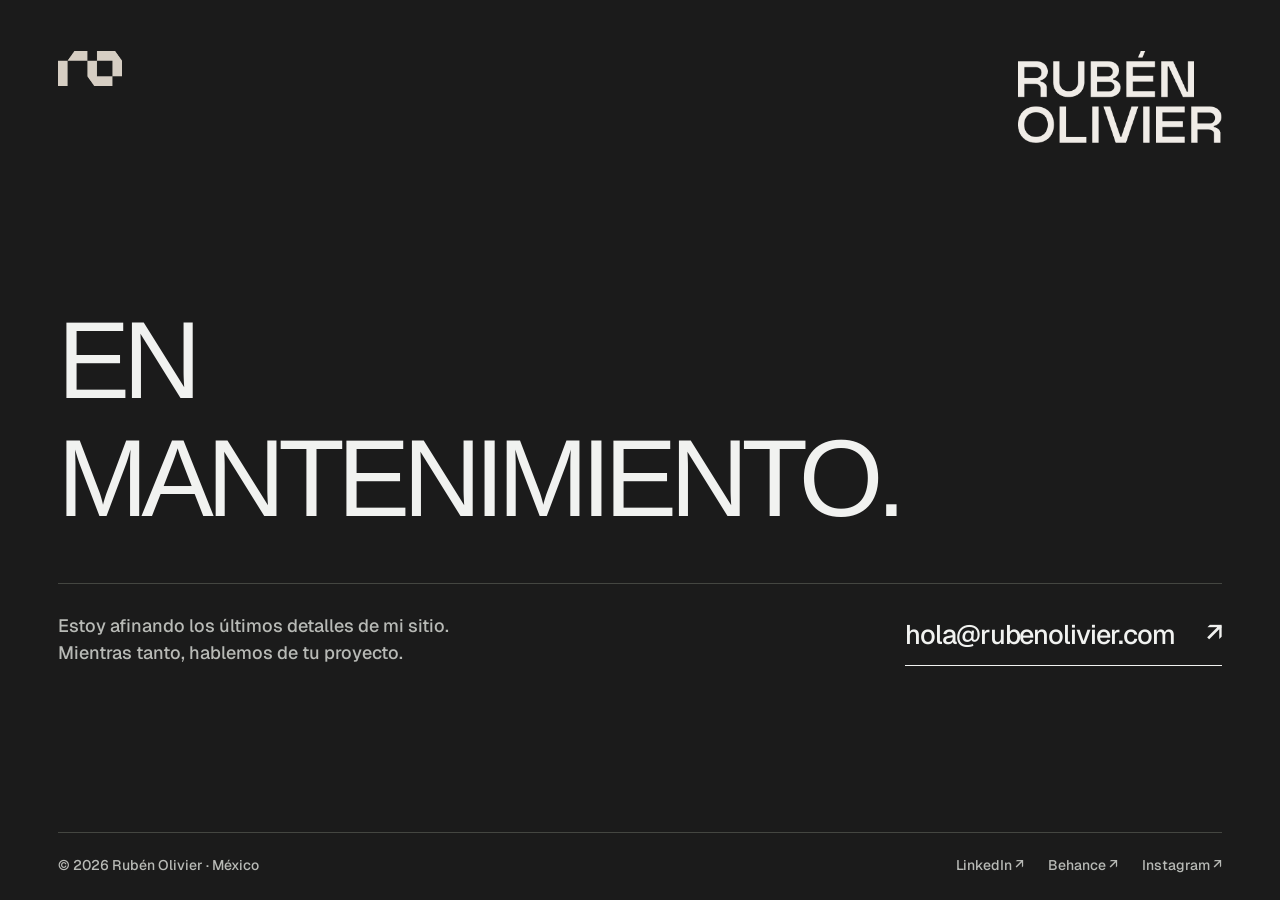
<file: index.html>
<!doctype html>
<html lang="es">
<head>
<meta charset="utf-8">
<meta name="viewport" content="width=device-width,initial-scale=1">
<meta name="description" content="El sitio de Rubén Olivier está en mantenimiento. Diseño visual, identidad de marca y UX/UI. Hablemos de tu proyecto.">
<title>En mantenimiento · Rubén Olivier</title>
<link rel="icon" type="image/svg+xml" sizes="any" href="favicon.svg?v=2">
<link rel="preconnect" href="https://fonts.googleapis.com">
<link rel="preconnect" href="https://fonts.gstatic.com" crossorigin>
<link href="https://fonts.googleapis.com/css2?family=Geist:wght@500&display=swap" rel="stylesheet">
<style>
:root{color-scheme:dark;--background:#1b1b1b;--text:#f1f2f0;--muted:#b8bab6;--line:#444641;--pad:clamp(24px,4.5vw,80px);--ease:cubic-bezier(.16,1,.3,1)}
*{box-sizing:border-box}body{margin:0;background:var(--background);color:var(--text);font:500 18px/1.5 Geist,Arial,sans-serif}a{color:inherit;text-decoration:none}a:focus-visible{outline:2px solid var(--text);outline-offset:8px}::selection{background:var(--text);color:var(--background)}
.page{min-height:100vh;min-height:100svh;padding:clamp(28px,4vw,64px) var(--pad) 24px;display:flex;flex-direction:column;gap:clamp(64px,10vh,120px)}
.brand-row{display:flex;align-items:flex-start;justify-content:space-between;gap:32px}.symbol{display:block;width:64px;height:auto}.wordmark{display:block;width:clamp(148px,16vw,235px);height:auto}
main{flex:1;display:flex;flex-direction:column;justify-content:center;gap:40px}h1{font:400 clamp(27px,8.5vw,164px)/.98 Arial,Helvetica,sans-serif;letter-spacing:-.065em;margin:0}h1>span{display:block;overflow:hidden;padding-bottom:.1em}h1 .line{display:block;animation:enter 1.2s var(--ease) both}h1>span:nth-child(2) .line{animation-delay:.13s}
.contact{border-top:1px solid var(--line);padding-top:28px;display:grid;grid-template-columns:1fr 1fr;gap:32px;align-items:end}.intro{max-width:410px;margin:0;color:var(--muted)}.email{justify-self:end;display:inline-flex;align-items:center;gap:32px;border-bottom:1px solid var(--text);padding-bottom:10px;font-size:clamp(18px,2.1vw,30px);letter-spacing:-.04em}.arrow{transition:transform .35s var(--ease)}.email:hover .arrow,.email:focus-visible .arrow{transform:translate(4px,-4px)}
footer{display:flex;justify-content:space-between;align-items:center;gap:24px;border-top:1px solid var(--line);padding-top:22px;font-size:14px;color:var(--muted)}footer p{margin:0}.socials{display:flex;gap:24px}.socials a:hover{text-decoration:underline;text-underline-offset:5px}
@keyframes enter{from{transform:translateY(115%)}to{transform:translateY(0)}}
@media(max-width:640px){body{font-size:17px}.page{gap:64px}.symbol{width:52px}main{gap:32px}.contact{grid-template-columns:1fr;gap:28px}.email{justify-self:start;gap:24px}footer{align-items:flex-start;flex-direction:column;gap:16px}.socials{gap:20px}}
@media(prefers-reduced-motion:reduce){h1 .line{animation:none}.arrow{transition:none}}
</style>
</head>
<body>
<div class="page">
<header class="brand-row" aria-label="Rubén Olivier">
<img class="symbol" src="assets/brand/symbol.png" width="476" height="258" alt="Isotipo de Rubén Olivier">
<img class="wordmark" src="assets/brand/wordmark.png" width="315" height="141" alt="Rubén Olivier">
</header>
<main id="main">
<h1><span><span class="line">EN</span></span><span><span class="line">MANTENIMIENTO.</span></span></h1>
<div class="contact">
<p class="intro">Estoy afinando los últimos detalles de mi sitio. Mientras tanto, hablemos de tu proyecto.</p>
<a class="email" href="mailto:hola@rubenolivier.com">hola@rubenolivier.com <span class="arrow" aria-hidden="true">↗</span></a>
</div>
</main>
<footer>
<p>© 2026 Rubén Olivier · México</p>
<nav class="socials" aria-label="Redes sociales"><a href="https://www.linkedin.com/in/ruben-olivier/">LinkedIn ↗</a><a href="https://www.behance.net/ruben-olivier">Behance ↗</a><a href="https://www.instagram.com/ux_rolivier/">Instagram ↗</a></nav>
</footer>
</div>
</body>
</html>
</file>
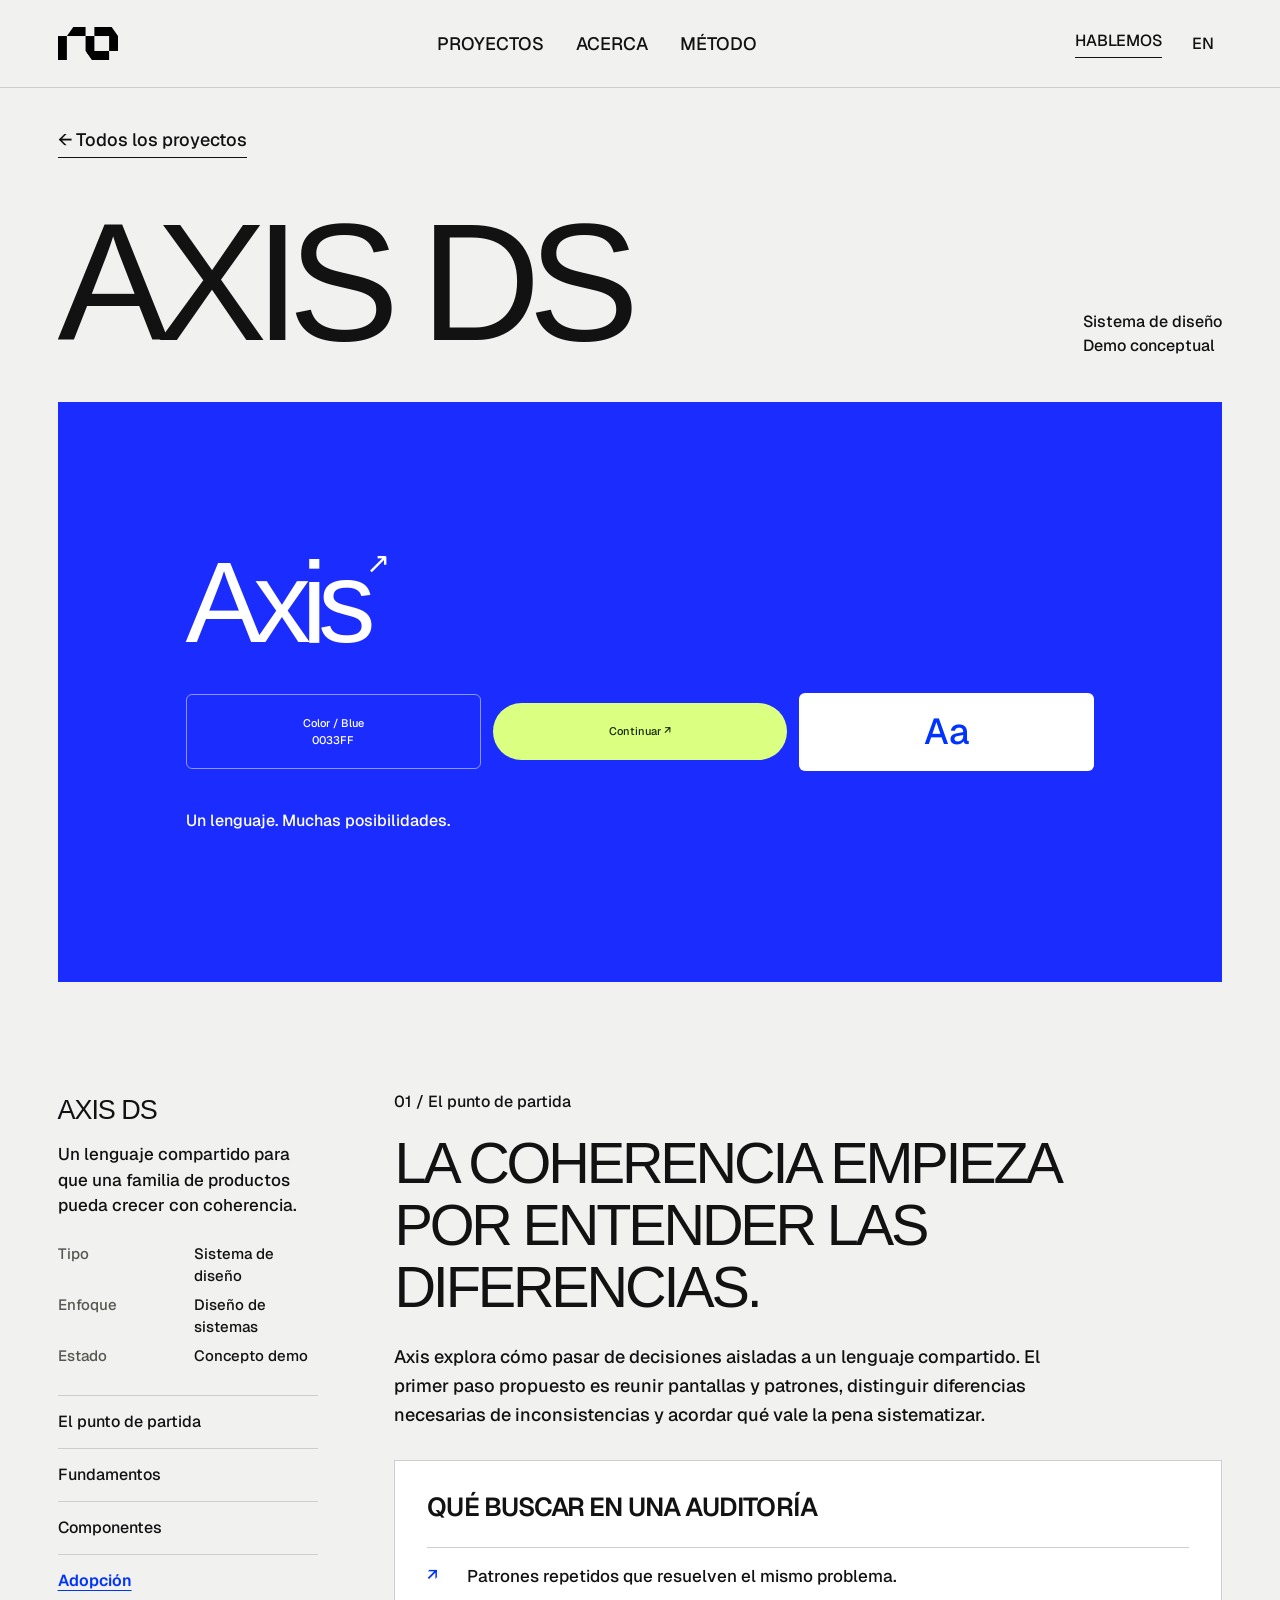
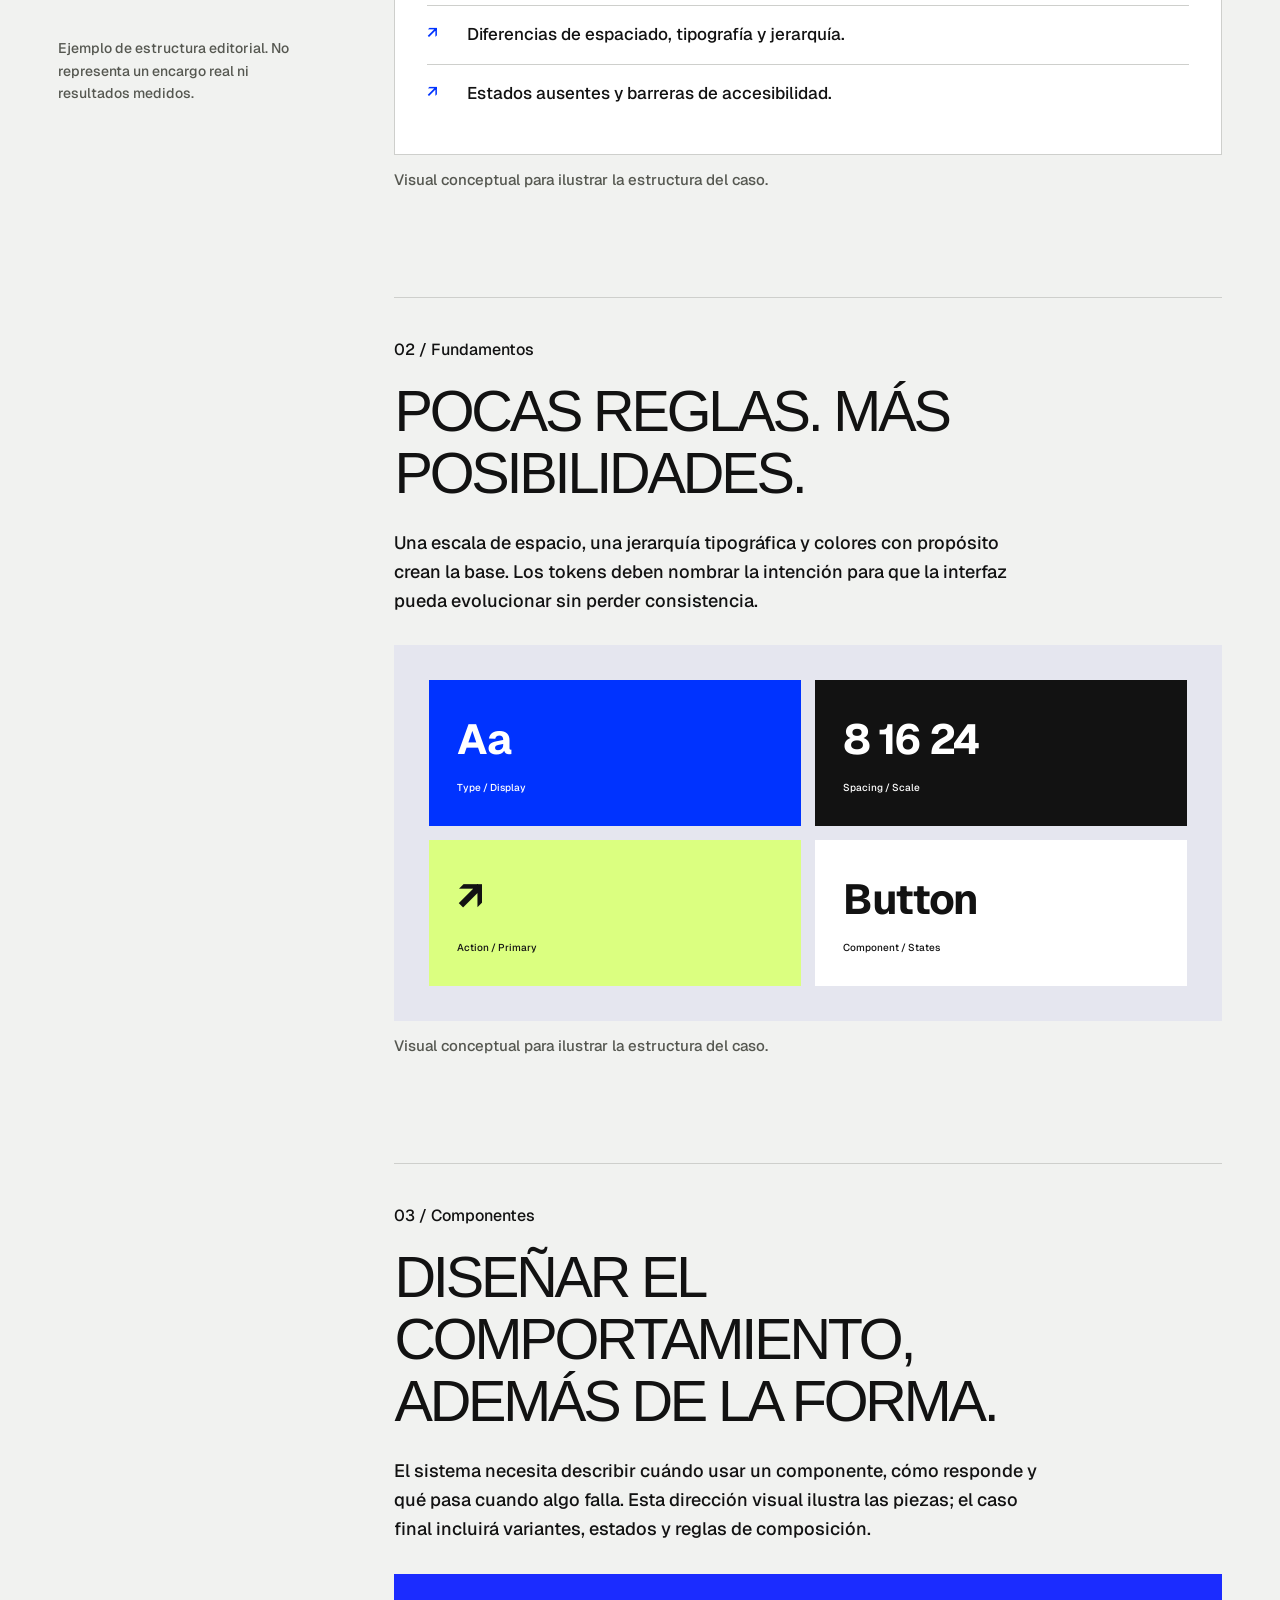
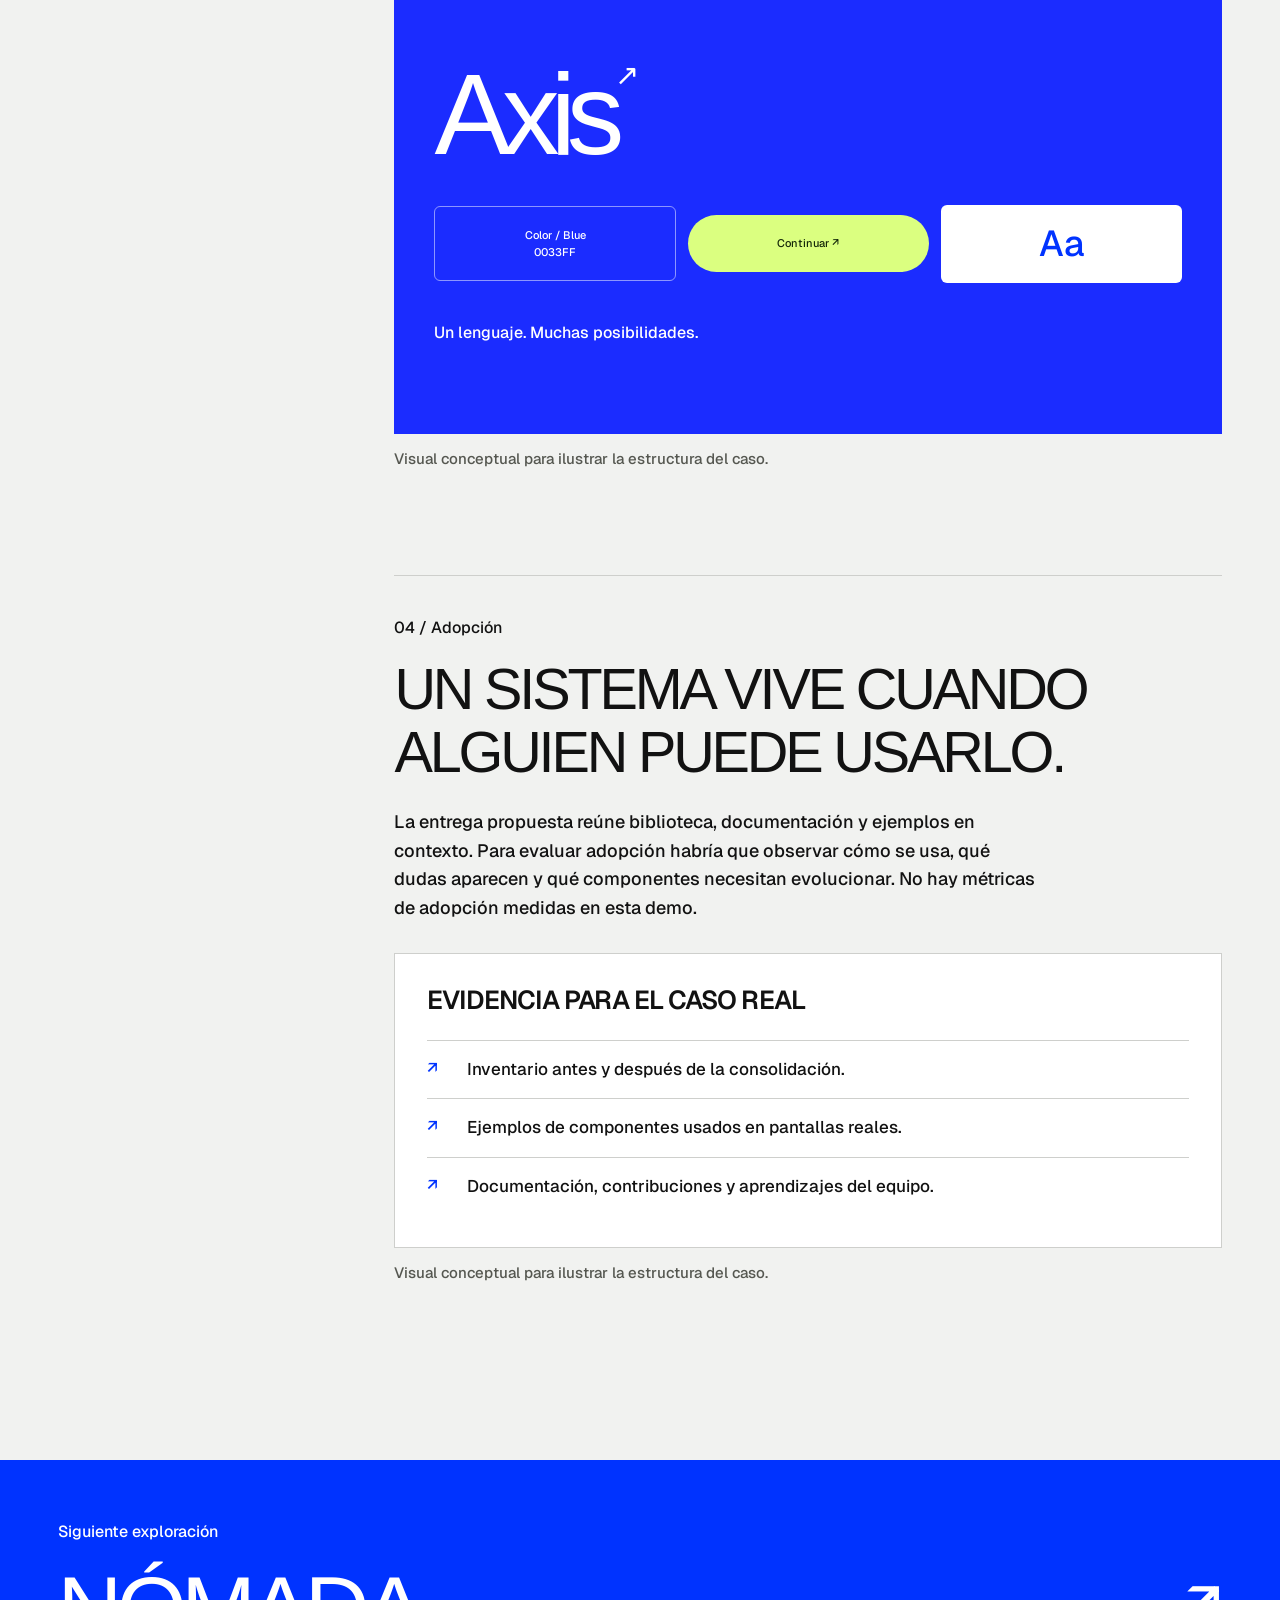
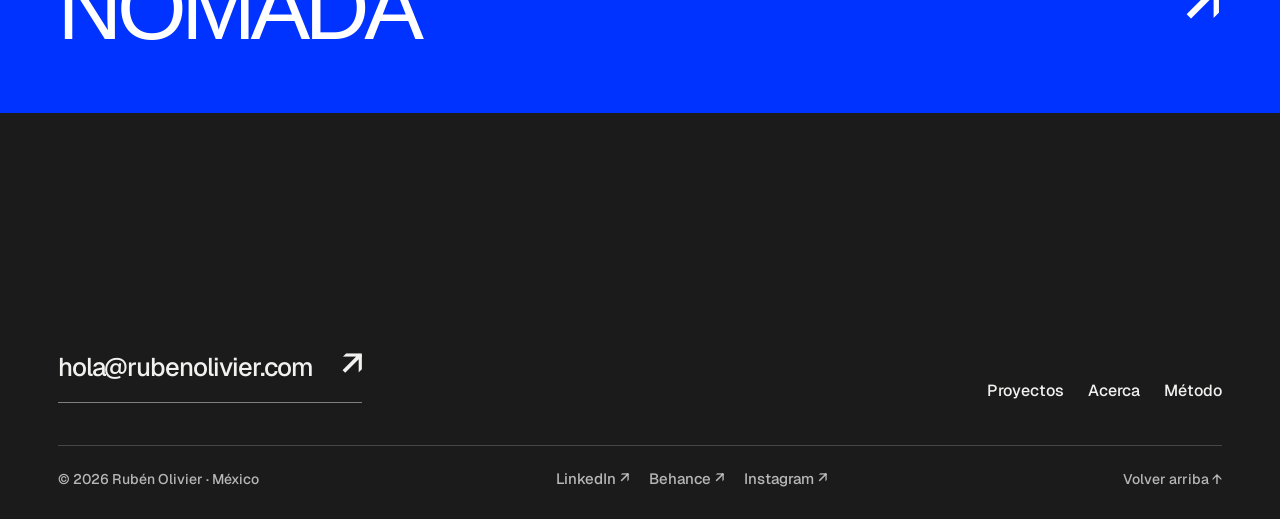
<file: project-2.html>
<!doctype html>
<html lang="es">
<head>
<meta charset="utf-8">
<meta name="viewport" content="width=device-width,initial-scale=1">
<meta name="description" content="Rubén Olivier. Diseño de producto, sistemas e identidad con inteligencia artificial y criterio humano.">
<title>Axis DS · Rubén Olivier</title>
<link rel="icon" type="image/svg+xml" sizes="any" href="favicon.svg?v=2">
<link rel="stylesheet" href="styles.css">
<script src="site.js" defer>
</script>
</head>
<body><a class="skip" href="#main"><span data-es="Ir al contenido" data-en="Skip to content" >Ir al contenido</span></a>
<header class="site-nav"><a class="brand" href="index.html" aria-label="Rubén Olivier, inicio"><img class="nav-logo" src="assets/brand/symbol.png" alt="Rubén Olivier" width="476" height="258"></a>
<nav class="nav-links" aria-label="Principal"><a href="index.html#work"><span data-es="Proyectos" data-en="Work" >Proyectos</span></a><a href="index.html#about"><span data-es="Acerca" data-en="About" >Acerca</span></a><a href="index.html#method"><span data-es="Método" data-en="Method" >Método</span></a>
</nav>
<div class="nav-actions"><a class="text-link" href="mailto:hola@rubenolivier.com"><span data-es="Hablemos" data-en="Let’s talk" >Hablemos</span></a><button class="lang" data-language aria-label="Read in English">EN</button><button class="menu-toggle" aria-controls="menu" aria-expanded="false"><span data-es="Menú +" data-en="Menu +" >Menú +</span></button>
</div>
</header>
<dialog class="menu-dialog" id="menu" aria-label="Menú"><button class="menu-close"><span data-es="Cerrar ×" data-en="Close ×" >Cerrar ×</span></button>
<nav><a href="index.html#work"><span data-es="Proyectos" data-en="Work" >Proyectos</span></a><a href="index.html#about"><span data-es="Acerca" data-en="About" >Acerca</span></a><a href="index.html#method"><span data-es="Método" data-en="Method" >Método</span></a><a href="mailto:hola@rubenolivier.com"><span data-es="Hablemos" data-en="Let’s talk" >Hablemos</span></a>
</nav>
</dialog>
<main id="main">
<div class="case-top wrap"><a class="text-link" href="index.html#work"><span data-es="← Todos los proyectos" data-en="← All projects" >← Todos los proyectos</span></a>
<div class="case-heading">
<h1>Axis DS</h1>
<p><span data-es="Sistema de diseño" data-en="Design system" >Sistema de diseño</span><br><span data-es="Demo conceptual" data-en="Concept demo" >Demo conceptual</span>
</p>
</div>
<div class="case-cover">
<div class="visual visual-axis" role="img" aria-label="Concepto Axis: tipografía, componentes y tokens">
<div class="axis-word">Axis<span style="font-size:.25em;vertical-align:top">↗</span>
</div>
<div class="axis-pieces" aria-hidden="true"><span>Color / Blue<br>0033FF</span><span>Continuar ↗</span><span>Aa</span>
</div>
<p class="mono">Un lenguaje. Muchas posibilidades.</p>
</div>
</div>
</div>
<div class="case-layout wrap">
<aside class="case-sidebar">
<h2>Axis DS</h2>
<p data-es="Un lenguaje compartido para que una familia de productos pueda crecer con coherencia." data-en="A shared language that helps a family of products grow consistently." >Un lenguaje compartido para que una familia de productos pueda crecer con coherencia.</p>
<dl>
<dt><span data-es="Tipo" data-en="Type" >Tipo</span>
</dt>
<dd><span data-es="Sistema de diseño" data-en="Design system" >Sistema de diseño</span>
</dd>
<dt><span data-es="Enfoque" data-en="Focus" >Enfoque</span>
</dt>
<dd><span data-es="Diseño de sistemas" data-en="Systems design" >Diseño de sistemas</span>
</dd>
<dt><span data-es="Estado" data-en="Status" >Estado</span>
</dt>
<dd><span data-es="Concepto demo" data-en="Demo concept" >Concepto demo</span>
</dd>
</dl>
<nav class="case-index" aria-label="Índice del proyecto"><a href="#audit"><span data-es="El punto de partida" data-en="The starting point" >El punto de partida</span></a><a href="#foundations"><span data-es="Fundamentos" data-en="Foundations" >Fundamentos</span></a><a href="#components"><span data-es="Componentes" data-en="Components" >Componentes</span></a><a href="#adoption"><span data-es="Adopción" data-en="Adoption" >Adopción</span></a>
</nav>
<p data-es="Ejemplo de estructura editorial. No representa un encargo real ni resultados medidos." data-en="An editorial structure example. It does not represent an actual commission or measured results." class="case-demo">Ejemplo de estructura editorial. No representa un encargo real ni resultados medidos.</p>
</aside>
<div class="case-content">
<section class="case-section" id="audit">
<p class="mono">01 / <span data-es="El punto de partida" data-en="The starting point" >El punto de partida</span>
</p>
<h2 data-es="La coherencia empieza por entender las diferencias." data-en="Consistency starts with understanding differences." >La coherencia empieza por entender las diferencias.</h2>
<p data-es="Axis explora cómo pasar de decisiones aisladas a un lenguaje compartido. El primer paso propuesto es reunir pantallas y patrones, distinguir diferencias necesarias de inconsistencias y acordar qué vale la pena sistematizar." data-en="Axis explores moving from isolated decisions to a shared language. The proposed first step is collecting screens and patterns, separating useful differences from inconsistencies and agreeing on what to systematize." class="case-copy">Axis explora cómo pasar de decisiones aisladas a un lenguaje compartido. El primer paso propuesto es reunir pantallas y patrones, distinguir diferencias necesarias de inconsistencias y acordar qué vale la pena sistematizar.</p>
<div class="evidence">
<h3 data-es="Qué buscar en una auditoría" data-en="What to look for in an audit" >Qué buscar en una auditoría</h3>
<ul>
<li><span data-es="Patrones repetidos que resuelven el mismo problema." data-en="Repeated patterns solving the same problem." >Patrones repetidos que resuelven el mismo problema.</span>
</li>
<li><span data-es="Diferencias de espaciado, tipografía y jerarquía." data-en="Differences in spacing, typography and hierarchy." >Diferencias de espaciado, tipografía y jerarquía.</span>
</li>
<li><span data-es="Estados ausentes y barreras de accesibilidad." data-en="Missing states and accessibility barriers." >Estados ausentes y barreras de accesibilidad.</span>
</li>
</ul>
</div>
<p data-es="Visual conceptual para ilustrar la estructura del caso." data-en="Concept visual illustrating the case structure." class="case-caption">Visual conceptual para ilustrar la estructura del caso.</p>
</section>
<section class="case-section" id="foundations">
<p class="mono">02 / <span data-es="Fundamentos" data-en="Foundations" >Fundamentos</span>
</p>
<h2 data-es="Pocas reglas. Más posibilidades." data-en="Fewer rules. More possibilities." >Pocas reglas. Más posibilidades.</h2>
<p data-es="Una escala de espacio, una jerarquía tipográfica y colores con propósito crean la base. Los tokens deben nombrar la intención para que la interfaz pueda evolucionar sin perder consistencia." data-en="A spacing scale, a type hierarchy and purposeful colors build the foundation. Tokens should name intent so the interface can evolve without losing consistency." class="case-copy">Una escala de espacio, una jerarquía tipográfica y colores con propósito crean la base. Los tokens deben nombrar la intención para que la interfaz pueda evolucionar sin perder consistencia.</p>
<div class="tokens" role="img" aria-label="Fundamentos visuales de Axis">
<div class="token blue"><strong>Aa</strong><small>Type / Display</small>
</div>
<div class="token dark"><strong>8 16 24</strong><small>Spacing / Scale</small>
</div>
<div class="token lime"><strong>↗</strong><small>Action / Primary</small>
</div>
<div class="token "><strong>Button</strong><small>Component / States</small>
</div>
</div>
<p data-es="Visual conceptual para ilustrar la estructura del caso." data-en="Concept visual illustrating the case structure." class="case-caption">Visual conceptual para ilustrar la estructura del caso.</p>
</section>
<section class="case-section" id="components">
<p class="mono">03 / <span data-es="Componentes" data-en="Components" >Componentes</span>
</p>
<h2 data-es="Diseñar el comportamiento, además de la forma." data-en="Design behavior alongside form." >Diseñar el comportamiento, además de la forma.</h2>
<p data-es="El sistema necesita describir cuándo usar un componente, cómo responde y qué pasa cuando algo falla. Esta dirección visual ilustra las piezas; el caso final incluirá variantes, estados y reglas de composición." data-en="The system needs to describe when to use a component, how it responds and what happens when something fails. This visual direction illustrates the pieces; the final case will include variants, states and composition rules." class="case-copy">El sistema necesita describir cuándo usar un componente, cómo responde y qué pasa cuando algo falla. Esta dirección visual ilustra las piezas; el caso final incluirá variantes, estados y reglas de composición.</p>
<div class="visual visual-axis" role="img" aria-label="Concepto Axis: tipografía, componentes y tokens">
<div class="axis-word">Axis<span style="font-size:.25em;vertical-align:top">↗</span>
</div>
<div class="axis-pieces" aria-hidden="true"><span>Color / Blue<br>0033FF</span><span>Continuar ↗</span><span>Aa</span>
</div>
<p class="mono">Un lenguaje. Muchas posibilidades.</p>
</div>
<p data-es="Visual conceptual para ilustrar la estructura del caso." data-en="Concept visual illustrating the case structure." class="case-caption">Visual conceptual para ilustrar la estructura del caso.</p>
</section>
<section class="case-section" id="adoption">
<p class="mono">04 / <span data-es="Adopción" data-en="Adoption" >Adopción</span>
</p>
<h2 data-es="Un sistema vive cuando alguien puede usarlo." data-en="A system lives when someone can use it." >Un sistema vive cuando alguien puede usarlo.</h2>
<p data-es="La entrega propuesta reúne biblioteca, documentación y ejemplos en contexto. Para evaluar adopción habría que observar cómo se usa, qué dudas aparecen y qué componentes necesitan evolucionar. No hay métricas de adopción medidas en esta demo." data-en="The proposed delivery brings together a library, documentation and contextual examples. Evaluating adoption would require observing usage, recurring questions and components that need to evolve. This demo has no measured adoption metrics." class="case-copy">La entrega propuesta reúne biblioteca, documentación y ejemplos en contexto. Para evaluar adopción habría que observar cómo se usa, qué dudas aparecen y qué componentes necesitan evolucionar. No hay métricas de adopción medidas en esta demo.</p>
<div class="evidence">
<h3 data-es="Evidencia para el caso real" data-en="Evidence for the actual case" >Evidencia para el caso real</h3>
<ul>
<li><span data-es="Inventario antes y después de la consolidación." data-en="Inventory before and after consolidation." >Inventario antes y después de la consolidación.</span>
</li>
<li><span data-es="Ejemplos de componentes usados en pantallas reales." data-en="Examples of components used in actual screens." >Ejemplos de componentes usados en pantallas reales.</span>
</li>
<li><span data-es="Documentación, contribuciones y aprendizajes del equipo." data-en="Documentation, contributions and team learnings." >Documentación, contribuciones y aprendizajes del equipo.</span>
</li>
</ul>
</div>
<p data-es="Visual conceptual para ilustrar la estructura del caso." data-en="Concept visual illustrating the case structure." class="case-caption">Visual conceptual para ilustrar la estructura del caso.</p>
</section>
</div>
</div><a class="next-case" href="project-3.html">
<div>
<p class="mono"><span data-es="Siguiente exploración" data-en="Next exploration" >Siguiente exploración</span>
</p>
<h2>Nómada</h2>
</div><span class="arrow" aria-hidden="true">↗</span></a>
</main>
<footer class="footer" id="footer">
<div class="footer-lead" id="contact">
<h2 class="footer-title"><span class="footer-title-line"><span class="footer-title-text" data-es="Hagámoslo" data-en="Let’s make it">Hagámoslo</span></span><span class="footer-title-line"><span class="footer-title-text" data-es="posible." data-en="happen.">posible.</span></span></h2>
<a class="footer-wordmark" href="index.html" aria-label="Rubén Olivier, inicio"><img src="assets/brand/wordmark.png" alt="Rubén Olivier" width="315" height="141"></a>
</div>
<div class="footer-actions">
<a class="footer-email" href="mailto:hola@rubenolivier.com"><span>hola@rubenolivier.com</span><span class="arrow" aria-hidden="true">↗</span></a>
<nav class="footer-nav" aria-label="Explorar"><a href="index.html#work"><span data-es="Proyectos" data-en="Work">Proyectos</span></a><a href="index.html#about"><span data-es="Acerca" data-en="About">Acerca</span></a><a href="index.html#method"><span data-es="Método" data-en="Method">Método</span></a></nav>
</div>
<div class="footer-bottom">
<span>© 2026 Rubén Olivier · México</span>
<div class="footer-socials"><a href="https://www.linkedin.com/in/ruben-olivier/">LinkedIn ↗</a><a href="https://www.behance.net/ruben-olivier">Behance ↗</a><a href="https://www.instagram.com/ux_rolivier/">Instagram ↗</a></div>
<a class="footer-back" href="#main"><span data-es="Volver arriba ↑" data-en="Back to top ↑">Volver arriba ↑</span></a>
</div>
</footer>
</body>
</html>
</file>
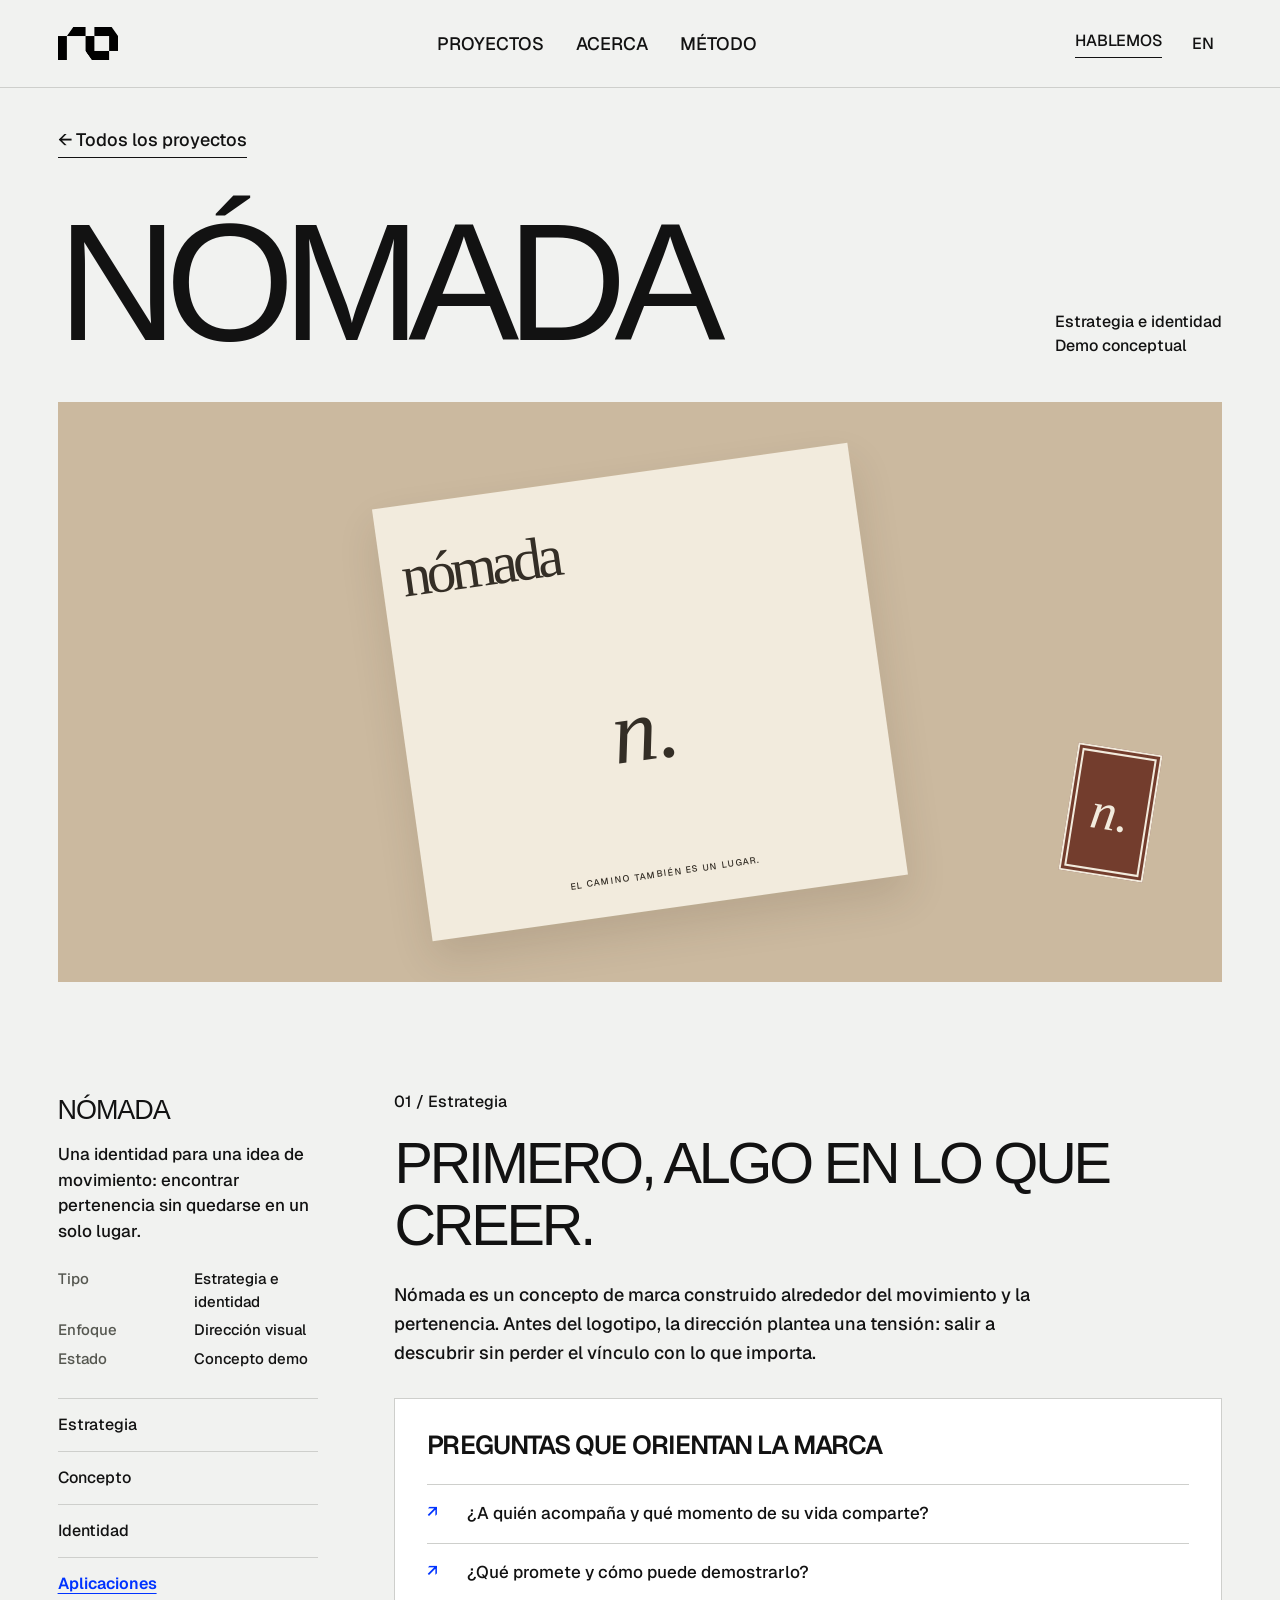
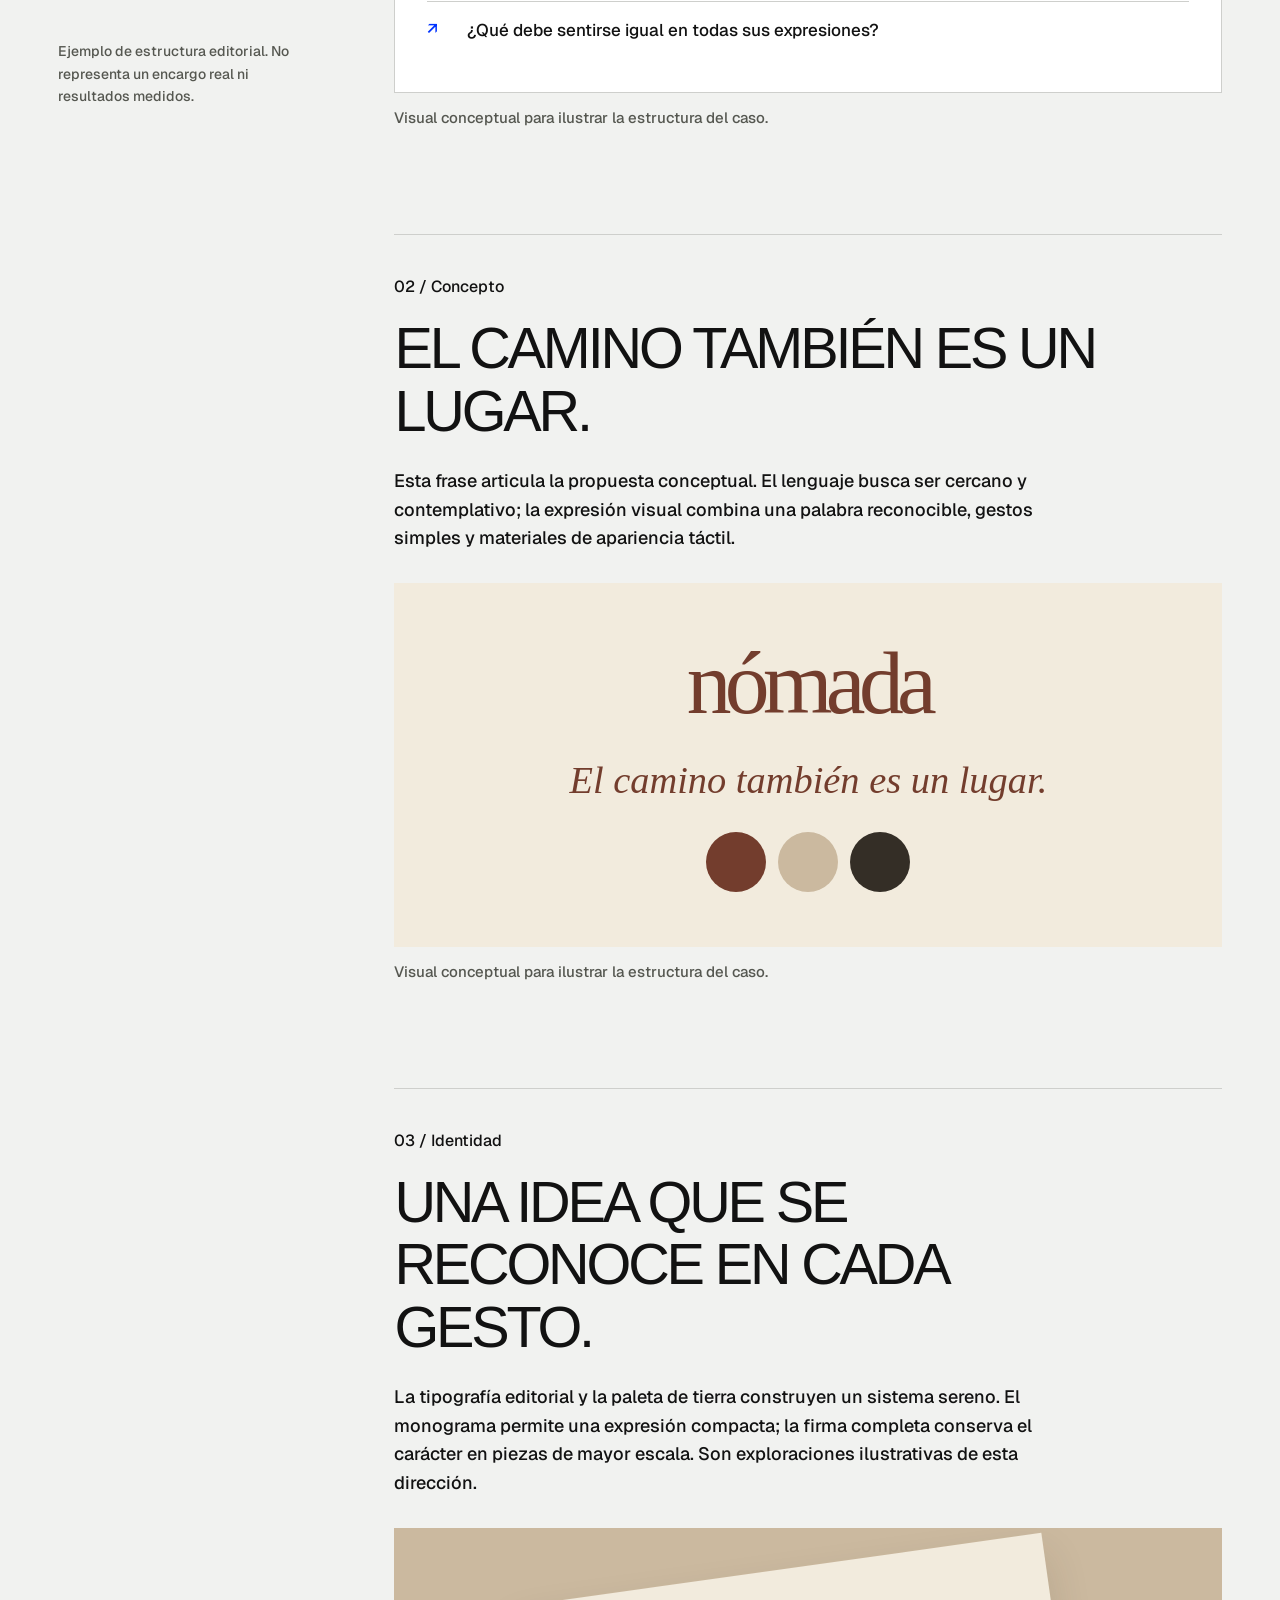
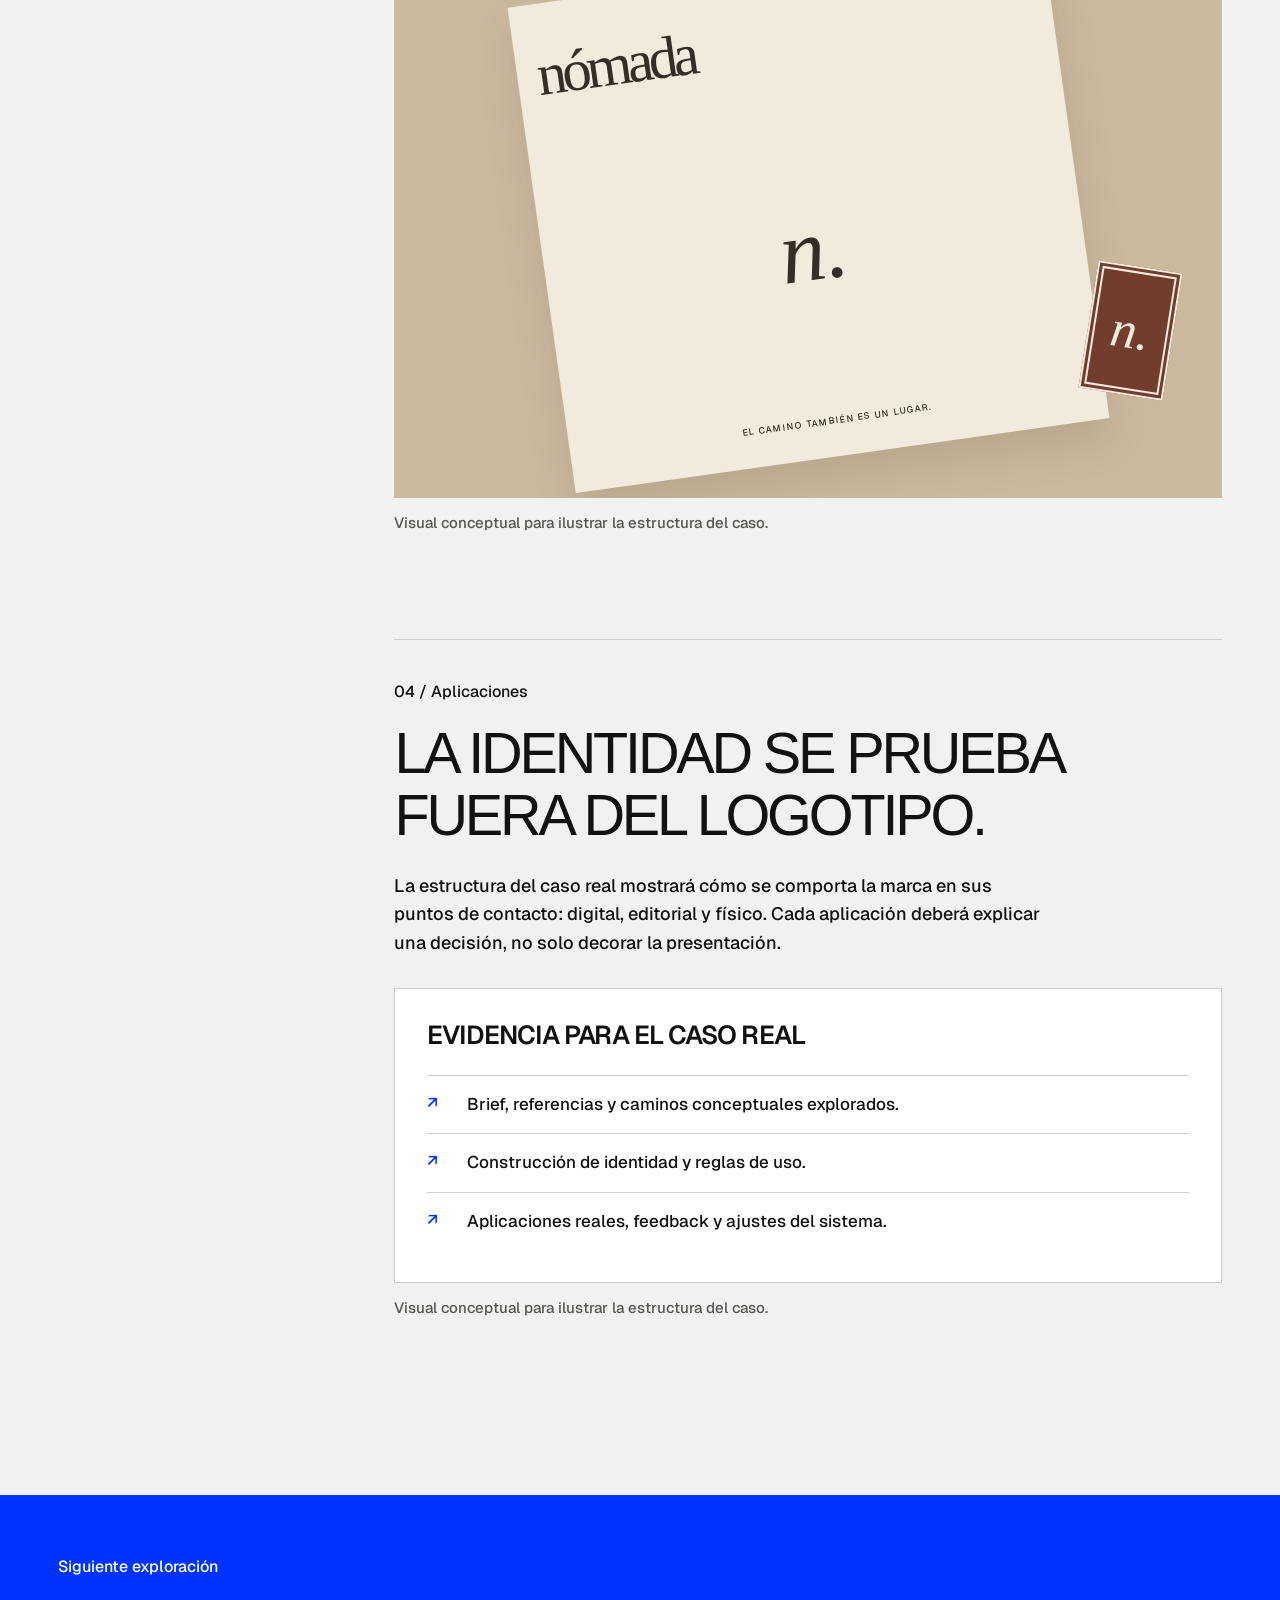
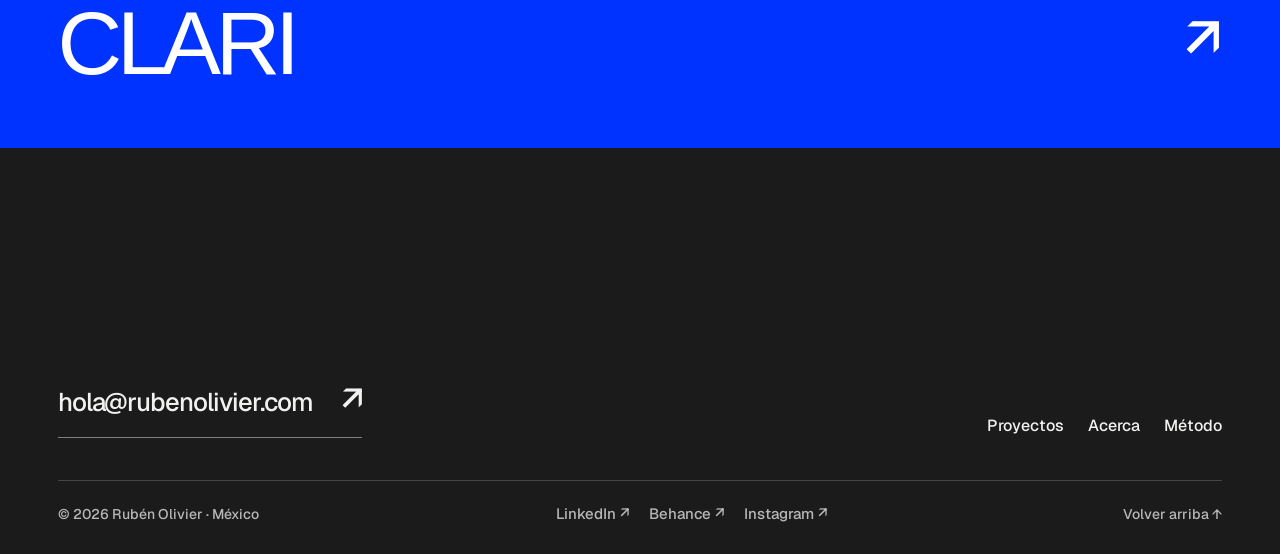
<file: project-3.html>
<!doctype html>
<html lang="es">
<head>
<meta charset="utf-8">
<meta name="viewport" content="width=device-width,initial-scale=1">
<meta name="description" content="Rubén Olivier. Diseño de producto, sistemas e identidad con inteligencia artificial y criterio humano.">
<title>Nómada · Rubén Olivier</title>
<link rel="icon" type="image/svg+xml" sizes="any" href="favicon.svg?v=2">
<link rel="stylesheet" href="styles.css">
<script src="site.js" defer>
</script>
</head>
<body><a class="skip" href="#main"><span data-es="Ir al contenido" data-en="Skip to content" >Ir al contenido</span></a>
<header class="site-nav"><a class="brand" href="index.html" aria-label="Rubén Olivier, inicio"><img class="nav-logo" src="assets/brand/symbol.png" alt="Rubén Olivier" width="476" height="258"></a>
<nav class="nav-links" aria-label="Principal"><a href="index.html#work"><span data-es="Proyectos" data-en="Work" >Proyectos</span></a><a href="index.html#about"><span data-es="Acerca" data-en="About" >Acerca</span></a><a href="index.html#method"><span data-es="Método" data-en="Method" >Método</span></a>
</nav>
<div class="nav-actions"><a class="text-link" href="mailto:hola@rubenolivier.com"><span data-es="Hablemos" data-en="Let’s talk" >Hablemos</span></a><button class="lang" data-language aria-label="Read in English">EN</button><button class="menu-toggle" aria-controls="menu" aria-expanded="false"><span data-es="Menú +" data-en="Menu +" >Menú +</span></button>
</div>
</header>
<dialog class="menu-dialog" id="menu" aria-label="Menú"><button class="menu-close"><span data-es="Cerrar ×" data-en="Close ×" >Cerrar ×</span></button>
<nav><a href="index.html#work"><span data-es="Proyectos" data-en="Work" >Proyectos</span></a><a href="index.html#about"><span data-es="Acerca" data-en="About" >Acerca</span></a><a href="index.html#method"><span data-es="Método" data-en="Method" >Método</span></a><a href="mailto:hola@rubenolivier.com"><span data-es="Hablemos" data-en="Let’s talk" >Hablemos</span></a>
</nav>
</dialog>
<main id="main">
<div class="case-top wrap"><a class="text-link" href="index.html#work"><span data-es="← Todos los proyectos" data-en="← All projects" >← Todos los proyectos</span></a>
<div class="case-heading">
<h1>Nómada</h1>
<p><span data-es="Estrategia e identidad" data-en="Strategy &amp; identity" >Estrategia e identidad</span><br><span data-es="Demo conceptual" data-en="Concept demo" >Demo conceptual</span>
</p>
</div>
<div class="case-cover">
<div class="visual visual-nomada" role="img" aria-label="Concepto Nómada: identidad en papelería">
<div class="nomada-paper" aria-hidden="true">
<div class="nomada-logo">nómada</div>
<div class="nomada-symbol">n.</div><small>EL CAMINO TAMBIÉN ES UN LUGAR.</small>
</div>
<div class="nomada-stamp" aria-hidden="true">n.</div>
</div>
</div>
</div>
<div class="case-layout wrap">
<aside class="case-sidebar">
<h2>Nómada</h2>
<p data-es="Una identidad para una idea de movimiento: encontrar pertenencia sin quedarse en un solo lugar." data-en="An identity for an idea of movement: finding belonging without staying in one place." >Una identidad para una idea de movimiento: encontrar pertenencia sin quedarse en un solo lugar.</p>
<dl>
<dt><span data-es="Tipo" data-en="Type" >Tipo</span>
</dt>
<dd><span data-es="Estrategia e identidad" data-en="Strategy &amp; identity" >Estrategia e identidad</span>
</dd>
<dt><span data-es="Enfoque" data-en="Focus" >Enfoque</span>
</dt>
<dd><span data-es="Dirección visual" data-en="Visual direction" >Dirección visual</span>
</dd>
<dt><span data-es="Estado" data-en="Status" >Estado</span>
</dt>
<dd><span data-es="Concepto demo" data-en="Demo concept" >Concepto demo</span>
</dd>
</dl>
<nav class="case-index" aria-label="Índice del proyecto"><a href="#strategy"><span data-es="Estrategia" data-en="Strategy" >Estrategia</span></a><a href="#concept"><span data-es="Concepto" data-en="Concept" >Concepto</span></a><a href="#identity"><span data-es="Identidad" data-en="Identity" >Identidad</span></a><a href="#applications"><span data-es="Aplicaciones" data-en="Applications" >Aplicaciones</span></a>
</nav>
<p data-es="Ejemplo de estructura editorial. No representa un encargo real ni resultados medidos." data-en="An editorial structure example. It does not represent an actual commission or measured results." class="case-demo">Ejemplo de estructura editorial. No representa un encargo real ni resultados medidos.</p>
</aside>
<div class="case-content">
<section class="case-section" id="strategy">
<p class="mono">01 / <span data-es="Estrategia" data-en="Strategy" >Estrategia</span>
</p>
<h2 data-es="Primero, algo en lo que creer." data-en="First, something to believe in." >Primero, algo en lo que creer.</h2>
<p data-es="Nómada es un concepto de marca construido alrededor del movimiento y la pertenencia. Antes del logotipo, la dirección plantea una tensión: salir a descubrir sin perder el vínculo con lo que importa." data-en="Nómada is a brand concept built around movement and belonging. Before the logo, the direction explores a tension: going out to discover without losing connection to what matters." class="case-copy">Nómada es un concepto de marca construido alrededor del movimiento y la pertenencia. Antes del logotipo, la dirección plantea una tensión: salir a descubrir sin perder el vínculo con lo que importa.</p>
<div class="evidence">
<h3 data-es="Preguntas que orientan la marca" data-en="Questions that guide the brand" >Preguntas que orientan la marca</h3>
<ul>
<li><span data-es="¿A quién acompaña y qué momento de su vida comparte?" data-en="Who does it support and what moment in their life does it share?" >¿A quién acompaña y qué momento de su vida comparte?</span>
</li>
<li><span data-es="¿Qué promete y cómo puede demostrarlo?" data-en="What does it promise and how can it prove it?" >¿Qué promete y cómo puede demostrarlo?</span>
</li>
<li><span data-es="¿Qué debe sentirse igual en todas sus expresiones?" data-en="What should feel consistent across every expression?" >¿Qué debe sentirse igual en todas sus expresiones?</span>
</li>
</ul>
</div>
<p data-es="Visual conceptual para ilustrar la estructura del caso." data-en="Concept visual illustrating the case structure." class="case-caption">Visual conceptual para ilustrar la estructura del caso.</p>
</section>
<section class="case-section" id="concept">
<p class="mono">02 / <span data-es="Concepto" data-en="Concept" >Concepto</span>
</p>
<h2 data-es="El camino también es un lugar." data-en="The journey is a place, too." >El camino también es un lugar.</h2>
<p data-es="Esta frase articula la propuesta conceptual. El lenguaje busca ser cercano y contemplativo; la expresión visual combina una palabra reconocible, gestos simples y materiales de apariencia táctil." data-en="This phrase articulates the concept. The language aims to feel warm and reflective; the visual expression combines a recognizable word, simple gestures and tactile-looking materials." class="case-copy">Esta frase articula la propuesta conceptual. El lenguaje busca ser cercano y contemplativo; la expresión visual combina una palabra reconocible, gestos simples y materiales de apariencia táctil.</p>
<div class="brand-board" role="img" aria-label="Dirección de identidad Nómada"><strong>nómada</strong>
<p data-es="El camino también es un lugar." data-en="The journey is a place, too." >El camino también es un lugar.</p>
<div class="brand-colors" aria-hidden="true"><span></span><span></span><span></span>
</div>
</div>
<p data-es="Visual conceptual para ilustrar la estructura del caso." data-en="Concept visual illustrating the case structure." class="case-caption">Visual conceptual para ilustrar la estructura del caso.</p>
</section>
<section class="case-section" id="identity">
<p class="mono">03 / <span data-es="Identidad" data-en="Identity" >Identidad</span>
</p>
<h2 data-es="Una idea que se reconoce en cada gesto." data-en="An idea recognized in every gesture." >Una idea que se reconoce en cada gesto.</h2>
<p data-es="La tipografía editorial y la paleta de tierra construyen un sistema sereno. El monograma permite una expresión compacta; la firma completa conserva el carácter en piezas de mayor escala. Son exploraciones ilustrativas de esta dirección." data-en="Editorial typography and an earthy palette build a calm system. The monogram offers a compact expression; the full signature preserves character at larger scales. These are illustrative explorations of this direction." class="case-copy">La tipografía editorial y la paleta de tierra construyen un sistema sereno. El monograma permite una expresión compacta; la firma completa conserva el carácter en piezas de mayor escala. Son exploraciones ilustrativas de esta dirección.</p>
<div class="visual visual-nomada" role="img" aria-label="Concepto Nómada: identidad en papelería">
<div class="nomada-paper" aria-hidden="true">
<div class="nomada-logo">nómada</div>
<div class="nomada-symbol">n.</div><small>EL CAMINO TAMBIÉN ES UN LUGAR.</small>
</div>
<div class="nomada-stamp" aria-hidden="true">n.</div>
</div>
<p data-es="Visual conceptual para ilustrar la estructura del caso." data-en="Concept visual illustrating the case structure." class="case-caption">Visual conceptual para ilustrar la estructura del caso.</p>
</section>
<section class="case-section" id="applications">
<p class="mono">04 / <span data-es="Aplicaciones" data-en="Applications" >Aplicaciones</span>
</p>
<h2 data-es="La identidad se prueba fuera del logotipo." data-en="Identity is tested beyond the logo." >La identidad se prueba fuera del logotipo.</h2>
<p data-es="La estructura del caso real mostrará cómo se comporta la marca en sus puntos de contacto: digital, editorial y físico. Cada aplicación deberá explicar una decisión, no solo decorar la presentación." data-en="The actual case structure will show how the brand behaves across digital, editorial and physical touchpoints. Each application should explain a decision, not simply decorate the presentation." class="case-copy">La estructura del caso real mostrará cómo se comporta la marca en sus puntos de contacto: digital, editorial y físico. Cada aplicación deberá explicar una decisión, no solo decorar la presentación.</p>
<div class="evidence">
<h3 data-es="Evidencia para el caso real" data-en="Evidence for the actual case" >Evidencia para el caso real</h3>
<ul>
<li><span data-es="Brief, referencias y caminos conceptuales explorados." data-en="Brief, references and explored conceptual directions." >Brief, referencias y caminos conceptuales explorados.</span>
</li>
<li><span data-es="Construcción de identidad y reglas de uso." data-en="Identity development and usage guidelines." >Construcción de identidad y reglas de uso.</span>
</li>
<li><span data-es="Aplicaciones reales, feedback y ajustes del sistema." data-en="Actual applications, feedback and system refinements." >Aplicaciones reales, feedback y ajustes del sistema.</span>
</li>
</ul>
</div>
<p data-es="Visual conceptual para ilustrar la estructura del caso." data-en="Concept visual illustrating the case structure." class="case-caption">Visual conceptual para ilustrar la estructura del caso.</p>
</section>
</div>
</div><a class="next-case" href="project.html">
<div>
<p class="mono"><span data-es="Siguiente exploración" data-en="Next exploration" >Siguiente exploración</span>
</p>
<h2>Clari</h2>
</div><span class="arrow" aria-hidden="true">↗</span></a>
</main>
<footer class="footer" id="footer">
<div class="footer-lead" id="contact">
<h2 class="footer-title"><span class="footer-title-line"><span class="footer-title-text" data-es="Hagámoslo" data-en="Let’s make it">Hagámoslo</span></span><span class="footer-title-line"><span class="footer-title-text" data-es="posible." data-en="happen.">posible.</span></span></h2>
<a class="footer-wordmark" href="index.html" aria-label="Rubén Olivier, inicio"><img src="assets/brand/wordmark.png" alt="Rubén Olivier" width="315" height="141"></a>
</div>
<div class="footer-actions">
<a class="footer-email" href="mailto:hola@rubenolivier.com"><span>hola@rubenolivier.com</span><span class="arrow" aria-hidden="true">↗</span></a>
<nav class="footer-nav" aria-label="Explorar"><a href="index.html#work"><span data-es="Proyectos" data-en="Work">Proyectos</span></a><a href="index.html#about"><span data-es="Acerca" data-en="About">Acerca</span></a><a href="index.html#method"><span data-es="Método" data-en="Method">Método</span></a></nav>
</div>
<div class="footer-bottom">
<span>© 2026 Rubén Olivier · México</span>
<div class="footer-socials"><a href="https://www.linkedin.com/in/ruben-olivier/">LinkedIn ↗</a><a href="https://www.behance.net/ruben-olivier">Behance ↗</a><a href="https://www.instagram.com/ux_rolivier/">Instagram ↗</a></div>
<a class="footer-back" href="#main"><span data-es="Volver arriba ↑" data-en="Back to top ↑">Volver arriba ↑</span></a>
</div>
</footer>
</body>
</html>
</file>
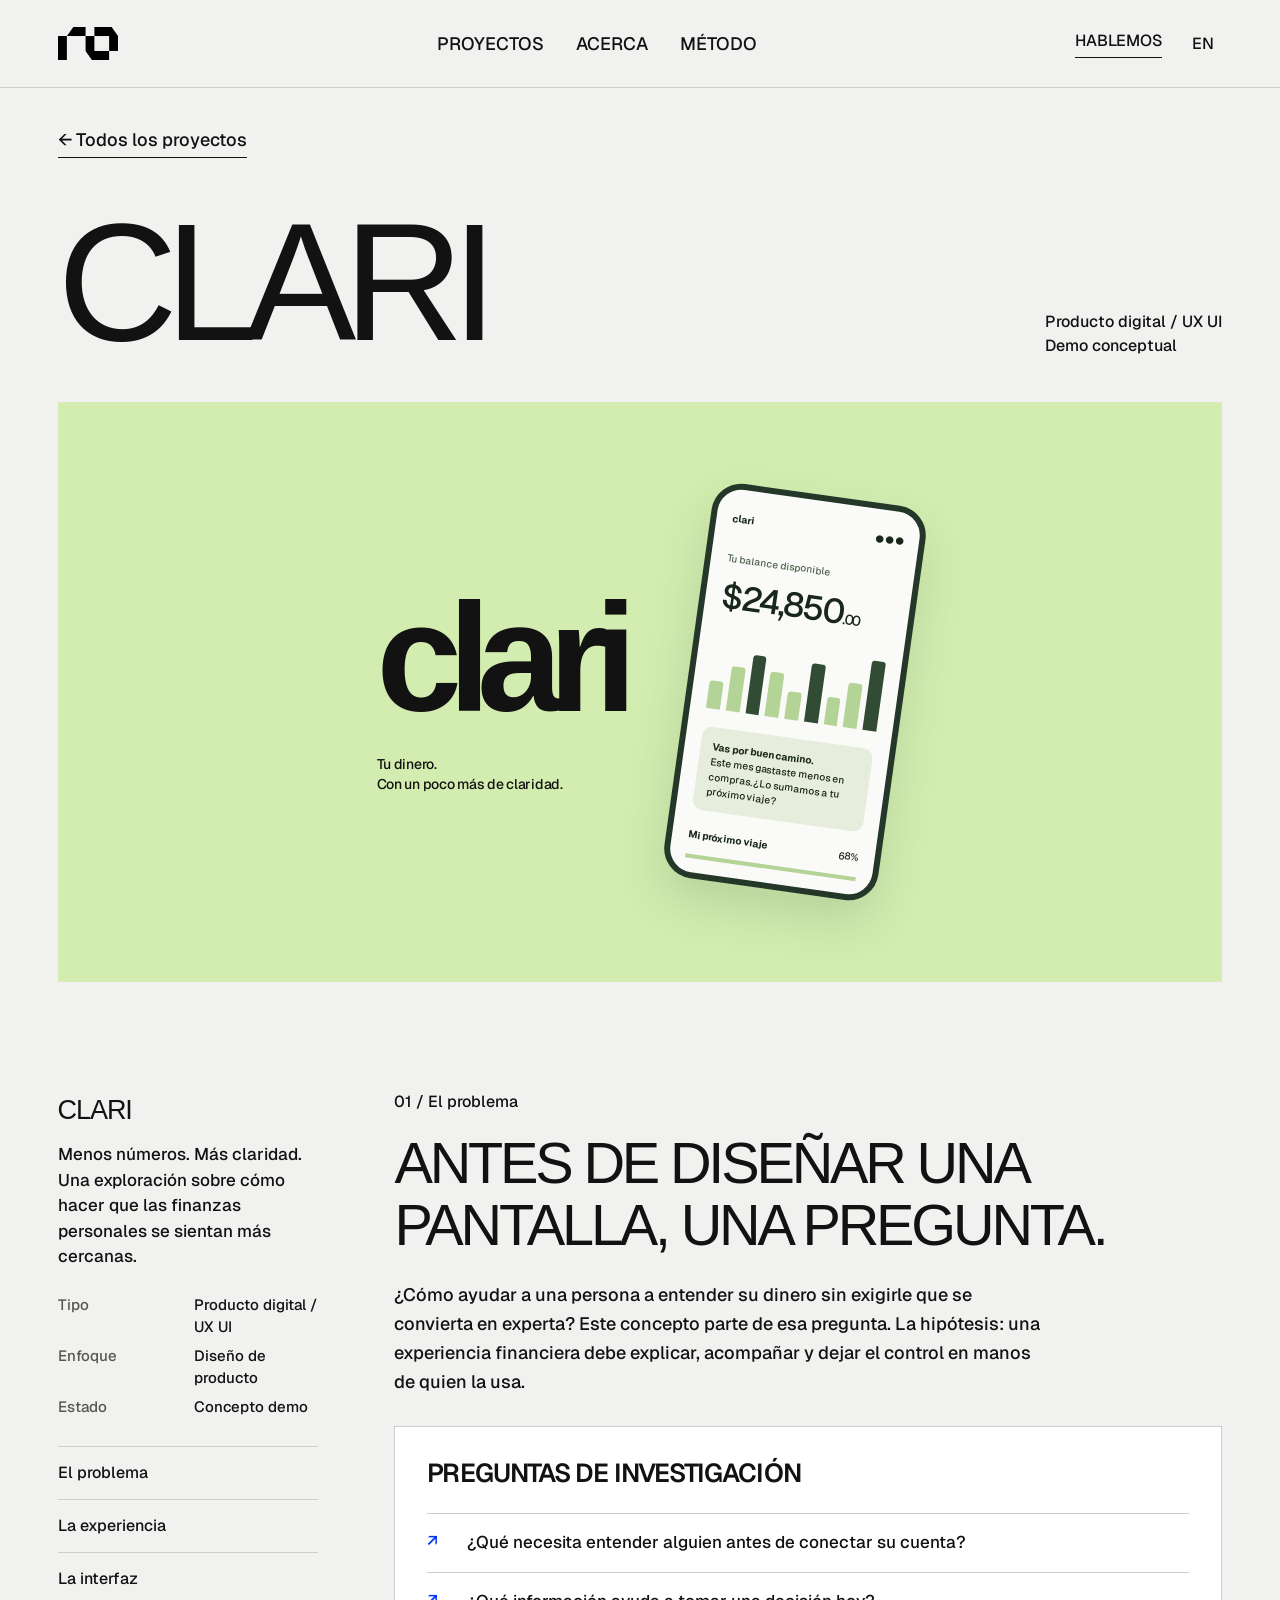
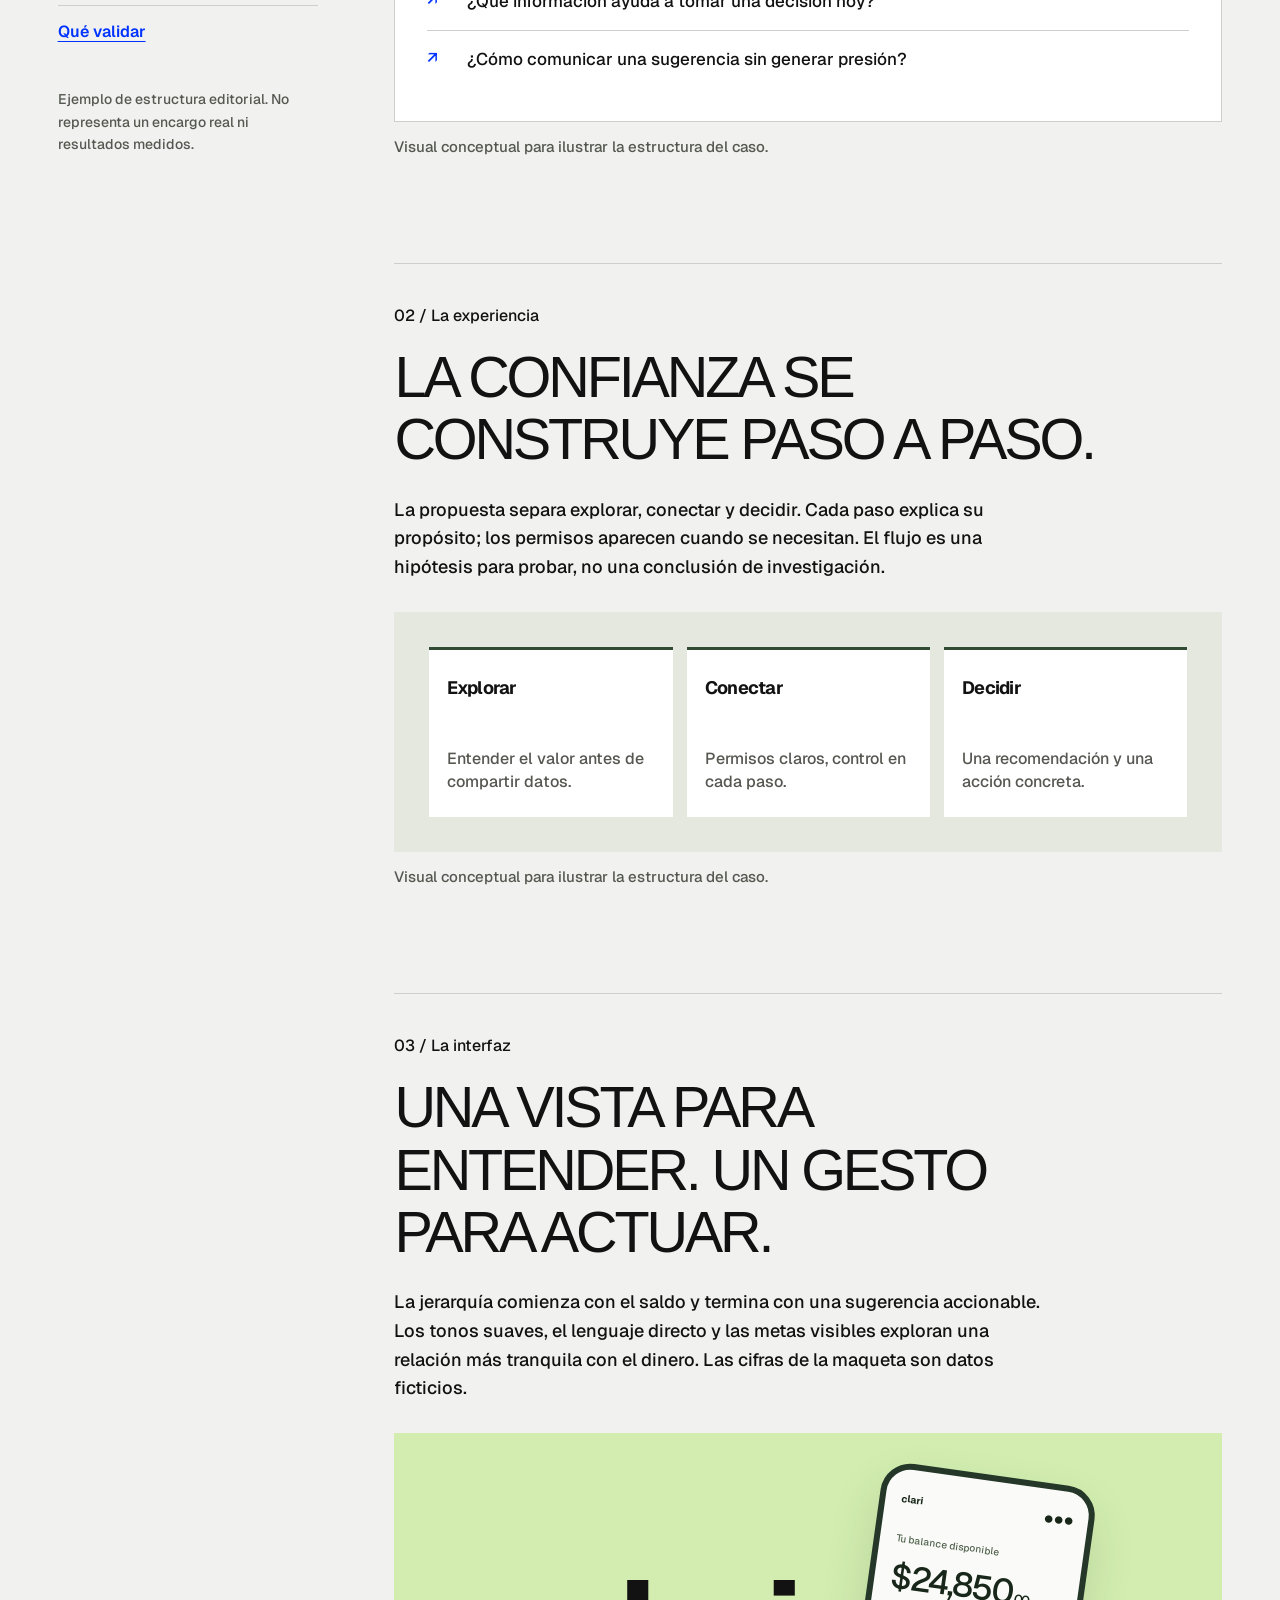
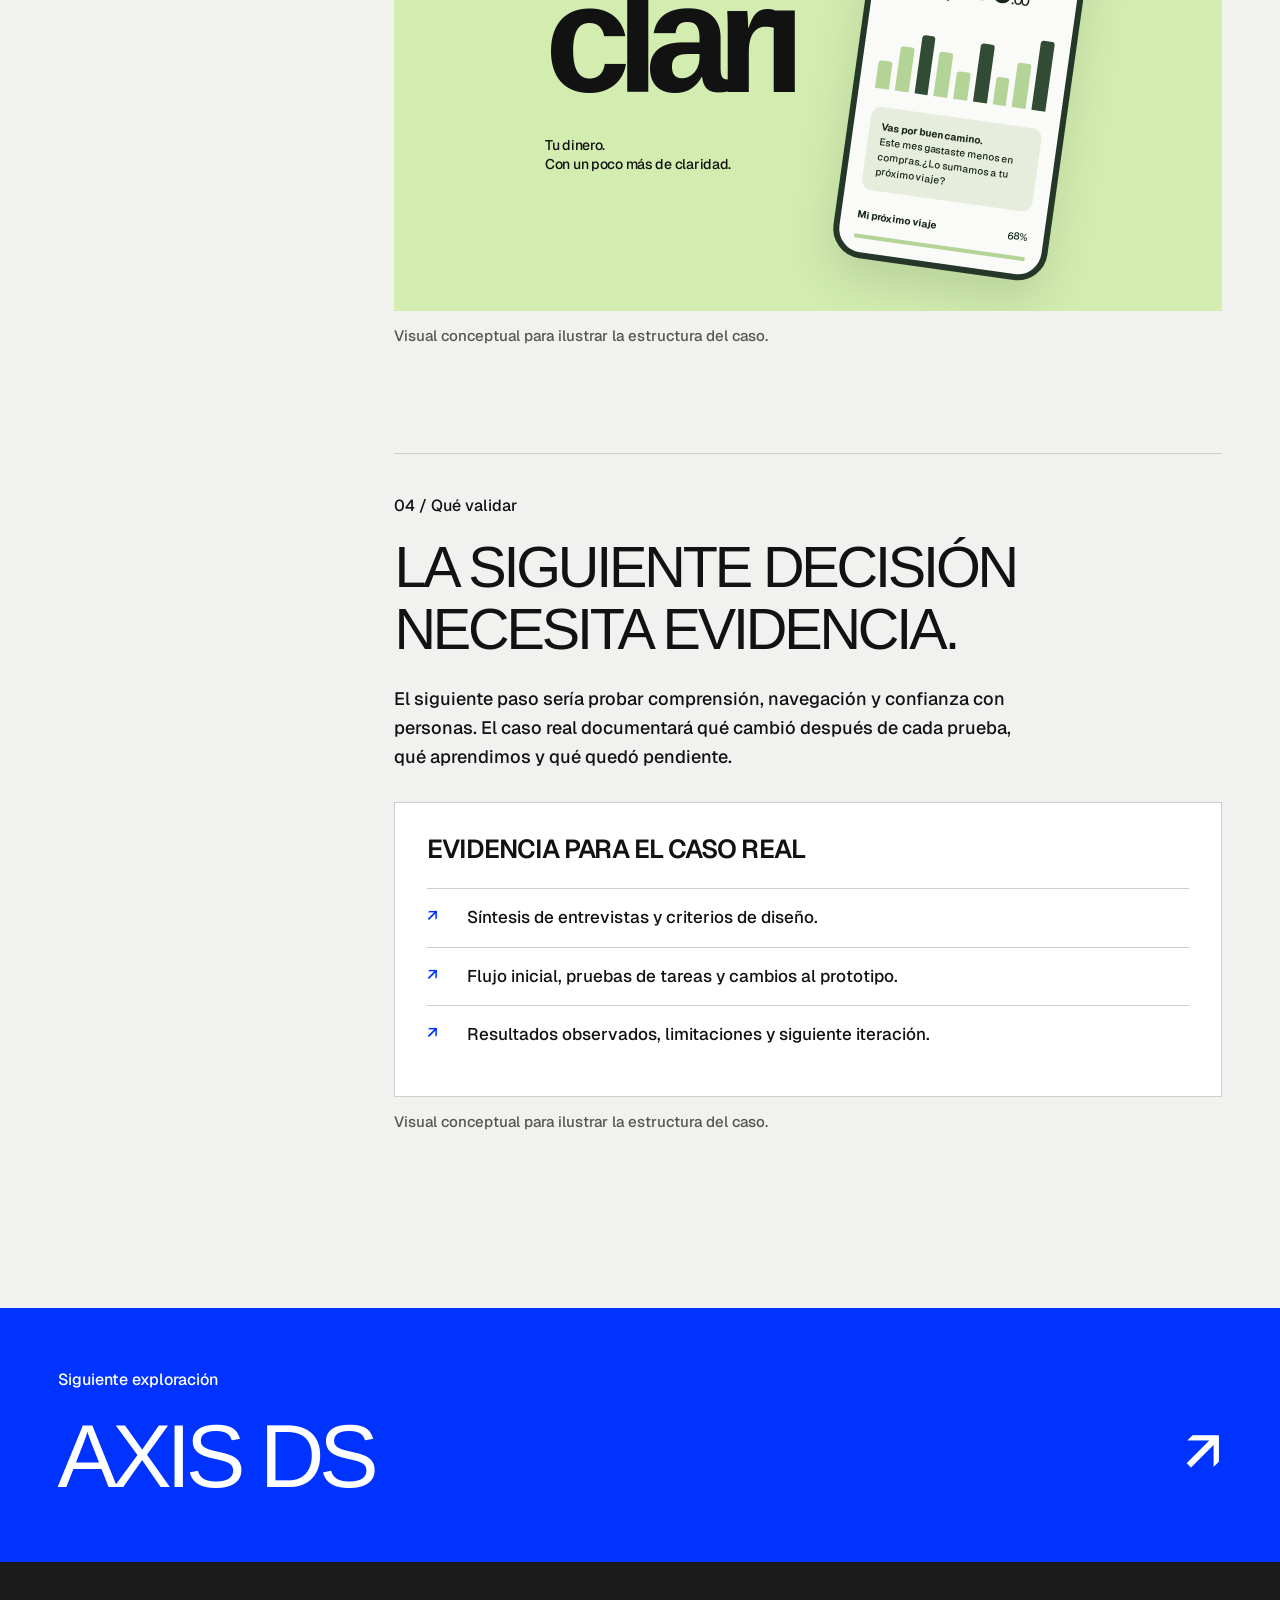
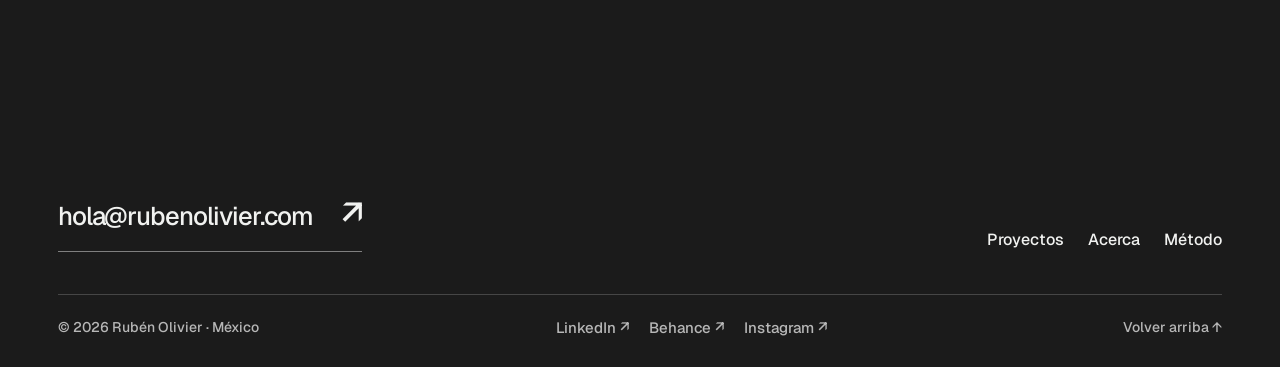
<file: project.html>
<!doctype html>
<html lang="es">
<head>
<meta charset="utf-8">
<meta name="viewport" content="width=device-width,initial-scale=1">
<meta name="description" content="Rubén Olivier. Diseño de producto, sistemas e identidad con inteligencia artificial y criterio humano.">
<title>Clari · Rubén Olivier</title>
<link rel="icon" type="image/svg+xml" sizes="any" href="favicon.svg?v=2">
<link rel="stylesheet" href="styles.css">
<script src="site.js" defer>
</script>
</head>
<body><a class="skip" href="#main"><span data-es="Ir al contenido" data-en="Skip to content" >Ir al contenido</span></a>
<header class="site-nav"><a class="brand" href="index.html" aria-label="Rubén Olivier, inicio"><img class="nav-logo" src="assets/brand/symbol.png" alt="Rubén Olivier" width="476" height="258"></a>
<nav class="nav-links" aria-label="Principal"><a href="index.html#work"><span data-es="Proyectos" data-en="Work" >Proyectos</span></a><a href="index.html#about"><span data-es="Acerca" data-en="About" >Acerca</span></a><a href="index.html#method"><span data-es="Método" data-en="Method" >Método</span></a>
</nav>
<div class="nav-actions"><a class="text-link" href="mailto:hola@rubenolivier.com"><span data-es="Hablemos" data-en="Let’s talk" >Hablemos</span></a><button class="lang" data-language aria-label="Read in English">EN</button><button class="menu-toggle" aria-controls="menu" aria-expanded="false"><span data-es="Menú +" data-en="Menu +" >Menú +</span></button>
</div>
</header>
<dialog class="menu-dialog" id="menu" aria-label="Menú"><button class="menu-close"><span data-es="Cerrar ×" data-en="Close ×" >Cerrar ×</span></button>
<nav><a href="index.html#work"><span data-es="Proyectos" data-en="Work" >Proyectos</span></a><a href="index.html#about"><span data-es="Acerca" data-en="About" >Acerca</span></a><a href="index.html#method"><span data-es="Método" data-en="Method" >Método</span></a><a href="mailto:hola@rubenolivier.com"><span data-es="Hablemos" data-en="Let’s talk" >Hablemos</span></a>
</nav>
</dialog>
<main id="main">
<div class="case-top wrap"><a class="text-link" href="index.html#work"><span data-es="← Todos los proyectos" data-en="← All projects" >← Todos los proyectos</span></a>
<div class="case-heading">
<h1>Clari</h1>
<p><span data-es="Producto digital / UX UI" data-en="Digital product / UX UI" >Producto digital / UX UI</span><br><span data-es="Demo conceptual" data-en="Concept demo" >Demo conceptual</span>
</p>
</div>
<div class="case-cover">
<div class="visual visual-clari" role="img" aria-label="Concepto visual Clari: marca e interfaz de finanzas">
<div class="visual-word">clari<small>Tu dinero.<br>Con un poco más de claridad.</small>
</div>
<div class="phone" aria-hidden="true">
<div class="phone-top"><b>clari</b><span>● ● ●</span>
</div>
<p class="phone-label">Tu balance disponible</p>
<p class="phone-balance">$24,850<span style="font-size:14px">.00</span>
</p>
<div class="phone-chart"><span></span><span></span><span></span><span></span><span></span><span></span><span></span><span></span><span></span>
</div>
<div class="phone-insight"><b>Vas por buen camino.</b><br>Este mes gastaste menos en compras. ¿Lo sumamos a tu próximo viaje?</div>
<div class="phone-goal"><b>Mi próximo viaje</b><span>68%</span>
</div>
</div>
</div>
</div>
</div>
<div class="case-layout wrap">
<aside class="case-sidebar">
<h2>Clari</h2>
<p data-es="Menos números. Más claridad. Una exploración sobre cómo hacer que las finanzas personales se sientan más cercanas." data-en="Fewer numbers. More clarity. An exploration of making personal finance feel more approachable." >Menos números. Más claridad. Una exploración sobre cómo hacer que las finanzas personales se sientan más cercanas.</p>
<dl>
<dt><span data-es="Tipo" data-en="Type" >Tipo</span>
</dt>
<dd><span data-es="Producto digital / UX UI" data-en="Digital product / UX UI" >Producto digital / UX UI</span>
</dd>
<dt><span data-es="Enfoque" data-en="Focus" >Enfoque</span>
</dt>
<dd><span data-es="Diseño de producto" data-en="Product design" >Diseño de producto</span>
</dd>
<dt><span data-es="Estado" data-en="Status" >Estado</span>
</dt>
<dd><span data-es="Concepto demo" data-en="Demo concept" >Concepto demo</span>
</dd>
</dl>
<nav class="case-index" aria-label="Índice del proyecto"><a href="#context"><span data-es="El problema" data-en="The problem" >El problema</span></a><a href="#experience"><span data-es="La experiencia" data-en="The experience" >La experiencia</span></a><a href="#interface"><span data-es="La interfaz" data-en="The interface" >La interfaz</span></a><a href="#validation"><span data-es="Qué validar" data-en="What to validate" >Qué validar</span></a>
</nav>
<p data-es="Ejemplo de estructura editorial. No representa un encargo real ni resultados medidos." data-en="An editorial structure example. It does not represent an actual commission or measured results." class="case-demo">Ejemplo de estructura editorial. No representa un encargo real ni resultados medidos.</p>
</aside>
<div class="case-content">
<section class="case-section" id="context">
<p class="mono">01 / <span data-es="El problema" data-en="The problem" >El problema</span>
</p>
<h2 data-es="Antes de diseñar una pantalla, una pregunta." data-en="Before designing a screen, a question." >Antes de diseñar una pantalla, una pregunta.</h2>
<p data-es="¿Cómo ayudar a una persona a entender su dinero sin exigirle que se convierta en experta? Este concepto parte de esa pregunta. La hipótesis: una experiencia financiera debe explicar, acompañar y dejar el control en manos de quien la usa." data-en="How can we help someone understand their money without requiring them to become an expert? This concept starts with that question. The hypothesis: a financial experience should explain, support and leave people in control." class="case-copy">¿Cómo ayudar a una persona a entender su dinero sin exigirle que se convierta en experta? Este concepto parte de esa pregunta. La hipótesis: una experiencia financiera debe explicar, acompañar y dejar el control en manos de quien la usa.</p>
<div class="evidence">
<h3 data-es="Preguntas de investigación" data-en="Research questions" >Preguntas de investigación</h3>
<ul>
<li><span data-es="¿Qué necesita entender alguien antes de conectar su cuenta?" data-en="What does someone need to understand before connecting an account?" >¿Qué necesita entender alguien antes de conectar su cuenta?</span>
</li>
<li><span data-es="¿Qué información ayuda a tomar una decisión hoy?" data-en="What information helps someone make a decision today?" >¿Qué información ayuda a tomar una decisión hoy?</span>
</li>
<li><span data-es="¿Cómo comunicar una sugerencia sin generar presión?" data-en="How can a suggestion be communicated without creating pressure?" >¿Cómo comunicar una sugerencia sin generar presión?</span>
</li>
</ul>
</div>
<p data-es="Visual conceptual para ilustrar la estructura del caso." data-en="Concept visual illustrating the case structure." class="case-caption">Visual conceptual para ilustrar la estructura del caso.</p>
</section>
<section class="case-section" id="experience">
<p class="mono">02 / <span data-es="La experiencia" data-en="The experience" >La experiencia</span>
</p>
<h2 data-es="La confianza se construye paso a paso." data-en="Trust is built one step at a time." >La confianza se construye paso a paso.</h2>
<p data-es="La propuesta separa explorar, conectar y decidir. Cada paso explica su propósito; los permisos aparecen cuando se necesitan. El flujo es una hipótesis para probar, no una conclusión de investigación." data-en="The proposal separates exploring, connecting and deciding. Each step explains its purpose; permissions appear when needed. The flow is a hypothesis to test, not a research conclusion." class="case-copy">La propuesta separa explorar, conectar y decidir. Cada paso explica su propósito; los permisos aparecen cuando se necesitan. El flujo es una hipótesis para probar, no una conclusión de investigación.</p>
<div class="flow" role="img" aria-label="Flujo conceptual: explorar, conectar, decidir">
<div><strong><span data-es="Explorar" data-en="Explore" >Explorar</span></strong><small><span data-es="Entender el valor antes de compartir datos." data-en="Understand the value before sharing data." >Entender el valor antes de compartir datos.</span></small>
</div>
<div><strong><span data-es="Conectar" data-en="Connect" >Conectar</span></strong><small><span data-es="Permisos claros, control en cada paso." data-en="Clear permissions, control at every step." >Permisos claros, control en cada paso.</span></small>
</div>
<div><strong><span data-es="Decidir" data-en="Decide" >Decidir</span></strong><small><span data-es="Una recomendación y una acción concreta." data-en="One recommendation and a clear action." >Una recomendación y una acción concreta.</span></small>
</div>
</div>
<p data-es="Visual conceptual para ilustrar la estructura del caso." data-en="Concept visual illustrating the case structure." class="case-caption">Visual conceptual para ilustrar la estructura del caso.</p>
</section>
<section class="case-section" id="interface">
<p class="mono">03 / <span data-es="La interfaz" data-en="The interface" >La interfaz</span>
</p>
<h2 data-es="Una vista para entender. Un gesto para actuar." data-en="A view to understand. An action to move forward." >Una vista para entender. Un gesto para actuar.</h2>
<p data-es="La jerarquía comienza con el saldo y termina con una sugerencia accionable. Los tonos suaves, el lenguaje directo y las metas visibles exploran una relación más tranquila con el dinero. Las cifras de la maqueta son datos ficticios." data-en="The hierarchy starts with the balance and ends with an actionable suggestion. Soft tones, direct language and visible goals explore a calmer relationship with money. Figures in the mockup are fictional data." class="case-copy">La jerarquía comienza con el saldo y termina con una sugerencia accionable. Los tonos suaves, el lenguaje directo y las metas visibles exploran una relación más tranquila con el dinero. Las cifras de la maqueta son datos ficticios.</p>
<div class="visual visual-clari" role="img" aria-label="Concepto visual Clari: marca e interfaz de finanzas">
<div class="visual-word">clari<small>Tu dinero.<br>Con un poco más de claridad.</small>
</div>
<div class="phone" aria-hidden="true">
<div class="phone-top"><b>clari</b><span>● ● ●</span>
</div>
<p class="phone-label">Tu balance disponible</p>
<p class="phone-balance">$24,850<span style="font-size:14px">.00</span>
</p>
<div class="phone-chart"><span></span><span></span><span></span><span></span><span></span><span></span><span></span><span></span><span></span>
</div>
<div class="phone-insight"><b>Vas por buen camino.</b><br>Este mes gastaste menos en compras. ¿Lo sumamos a tu próximo viaje?</div>
<div class="phone-goal"><b>Mi próximo viaje</b><span>68%</span>
</div>
</div>
</div>
<p data-es="Visual conceptual para ilustrar la estructura del caso." data-en="Concept visual illustrating the case structure." class="case-caption">Visual conceptual para ilustrar la estructura del caso.</p>
</section>
<section class="case-section" id="validation">
<p class="mono">04 / <span data-es="Qué validar" data-en="What to validate" >Qué validar</span>
</p>
<h2 data-es="La siguiente decisión necesita evidencia." data-en="The next decision needs evidence." >La siguiente decisión necesita evidencia.</h2>
<p data-es="El siguiente paso sería probar comprensión, navegación y confianza con personas. El caso real documentará qué cambió después de cada prueba, qué aprendimos y qué quedó pendiente." data-en="The next step would be testing comprehension, navigation and trust with people. The actual case will document what changed after each test, what we learned and what remains open." class="case-copy">El siguiente paso sería probar comprensión, navegación y confianza con personas. El caso real documentará qué cambió después de cada prueba, qué aprendimos y qué quedó pendiente.</p>
<div class="evidence">
<h3 data-es="Evidencia para el caso real" data-en="Evidence for the actual case" >Evidencia para el caso real</h3>
<ul>
<li><span data-es="Síntesis de entrevistas y criterios de diseño." data-en="Interview synthesis and design criteria." >Síntesis de entrevistas y criterios de diseño.</span>
</li>
<li><span data-es="Flujo inicial, pruebas de tareas y cambios al prototipo." data-en="Initial flow, task testing and prototype changes." >Flujo inicial, pruebas de tareas y cambios al prototipo.</span>
</li>
<li><span data-es="Resultados observados, limitaciones y siguiente iteración." data-en="Observed results, limitations and next iteration." >Resultados observados, limitaciones y siguiente iteración.</span>
</li>
</ul>
</div>
<p data-es="Visual conceptual para ilustrar la estructura del caso." data-en="Concept visual illustrating the case structure." class="case-caption">Visual conceptual para ilustrar la estructura del caso.</p>
</section>
</div>
</div><a class="next-case" href="project-2.html">
<div>
<p class="mono"><span data-es="Siguiente exploración" data-en="Next exploration" >Siguiente exploración</span>
</p>
<h2>Axis DS</h2>
</div><span class="arrow" aria-hidden="true">↗</span></a>
</main>
<footer class="footer" id="footer">
<div class="footer-lead" id="contact">
<h2 class="footer-title"><span class="footer-title-line"><span class="footer-title-text" data-es="Hagámoslo" data-en="Let’s make it">Hagámoslo</span></span><span class="footer-title-line"><span class="footer-title-text" data-es="posible." data-en="happen.">posible.</span></span></h2>
<a class="footer-wordmark" href="index.html" aria-label="Rubén Olivier, inicio"><img src="assets/brand/wordmark.png" alt="Rubén Olivier" width="315" height="141"></a>
</div>
<div class="footer-actions">
<a class="footer-email" href="mailto:hola@rubenolivier.com"><span>hola@rubenolivier.com</span><span class="arrow" aria-hidden="true">↗</span></a>
<nav class="footer-nav" aria-label="Explorar"><a href="index.html#work"><span data-es="Proyectos" data-en="Work">Proyectos</span></a><a href="index.html#about"><span data-es="Acerca" data-en="About">Acerca</span></a><a href="index.html#method"><span data-es="Método" data-en="Method">Método</span></a></nav>
</div>
<div class="footer-bottom">
<span>© 2026 Rubén Olivier · México</span>
<div class="footer-socials"><a href="https://www.linkedin.com/in/ruben-olivier/">LinkedIn ↗</a><a href="https://www.behance.net/ruben-olivier">Behance ↗</a><a href="https://www.instagram.com/ux_rolivier/">Instagram ↗</a></div>
<a class="footer-back" href="#main"><span data-es="Volver arriba ↑" data-en="Back to top ↑">Volver arriba ↑</span></a>
</div>
</footer>
</body>
</html>
</file>
<file: styles.css>
@import url('https://fonts.googleapis.com/css2?family=Geist:wght@500;600&display=swap');
:root{--paper:#f1f2f0;--ink:#121212;--blue:#0033ff;--line:#cecfcc;--muted:#555750;--pad:clamp(20px,4.5vw,80px);--ease:cubic-bezier(.16,1,.3,1)}
*{box-sizing:border-box}html{scroll-behavior:smooth;scroll-padding-top:110px}body{margin:0;background:var(--paper);color:var(--ink);font:17px/1.45 Arial,Helvetica,sans-serif}a{color:inherit;text-decoration:none}button{font:inherit;color:inherit;cursor:pointer}img{display:block;width:100%}h1,h2,h3,p{margin:0}h1,h2,h3{font-weight:500}button,a,summary{touch-action:manipulation}button:focus-visible,a:focus-visible,summary:focus-visible{outline:3px solid var(--blue);outline-offset:6px}::selection{background:var(--blue);color:white}.mono{font:11px/1.5 'DM Mono',monospace}.skip{position:fixed;top:-100px;left:20px;z-index:100;background:white;padding:16px}.skip:focus{top:15px}.wrap{padding-inline:var(--pad)}.text-link{display:inline-block;border-bottom:1px solid;padding-bottom:4px}.arrow{font-size:1.4em}.site-nav{height:88px;padding-inline:var(--pad);display:flex;align-items:center;justify-content:space-between;gap:24px;border-bottom:1px solid var(--line);position:sticky;top:0;background:var(--paper);z-index:20}.brand{font-size:23px;letter-spacing:-1.2px;font-weight:700;white-space:nowrap}.brand i{font-style:normal;color:var(--blue)}.nav-links{display:flex;gap:32px;align-items:center;font-size:14px}.nav-actions{display:flex;align-items:center;gap:22px}.lang{border:0;background:none;font-size:12px;padding:8px}.menu-toggle{display:none;background:none;border:0;padding:8px}.hero{padding-top:14px}.hero-title{font-size:clamp(54px,10.7vw,180px);line-height:.96;letter-spacing:-.075em}.hero-line{display:flex;align-items:center;justify-content:space-between;gap:12px;border-bottom:1px solid var(--line);padding:14px 0 24px;overflow:hidden}.hero-meta{display:grid;grid-template-columns:1fr 1fr;gap:40px;padding-block:38px 64px}.hero-note{display:flex;flex-direction:column;justify-content:space-between;gap:30px}.hero-intro{max-width:480px;font-size:clamp(20px,2vw,29px);line-height:1.25;letter-spacing:-.04em}.hero-intro p{margin-bottom:28px}.hero-art{width:210px;height:100px;display:flex;align-items:center;gap:10px;overflow:hidden}.hero-art span{display:block;border:1px solid var(--blue);height:88px;width:66px;transform:skew(-20deg);background:var(--blue)}.hero-art span:nth-child(2){background:transparent}.hero-art span:nth-child(3){border-radius:50%}.section-heading{display:flex;align-items:end;justify-content:space-between;gap:24px;padding-block:38px;border-top:1px solid var(--line)}.section-heading h2{font-size:clamp(40px,6vw,84px);line-height:1;letter-spacing:-.065em}.section-heading p{max-width:280px;font-size:14px}.project-grid{display:grid;grid-template-columns:1fr 1fr;gap:44px 22px;padding-bottom:110px}.project-card:first-child{grid-column:1/-1}.project-card{display:block}.card-media{overflow:hidden;position:relative}.card-media>.visual{transition:transform .85s var(--ease)}.project-card:hover .card-media>.visual{transform:scale(1.025)}.card-meta{display:flex;justify-content:space-between;align-items:start;padding-top:16px;gap:20px}.card-meta h3{font-size:26px;letter-spacing:-.045em}.card-meta p{font-size:13px;color:var(--muted);margin-top:4px}.card-meta>.arrow{transition:transform .25s}.project-card:hover .arrow{transform:translate(4px,-4px)}.demo-note{font:11px/1.5 'DM Mono',monospace;color:var(--muted);margin-bottom:24px;max-width:650px}.visual{position:relative;min-height:360px;display:flex;align-items:center;justify-content:center;overflow:hidden;padding:40px}.visual-clari{background:#d3edb0;min-height:540px;gap:5vw}.visual-word{font-size:clamp(75px,12vw,175px);font-weight:700;letter-spacing:-.09em;line-height:.9}.visual-word small{display:block;font-size:14px;letter-spacing:-.02em;font-weight:400;margin-top:28px;max-width:190px;line-height:1.4}.phone{width:216px;height:398px;padding:22px 16px 16px;border-radius:30px;background:#fafbf8;color:#19271a;box-shadow:0 22px 45px #243d2925;transform:rotate(8deg);flex:none;border:6px solid #243729}.phone-top{display:flex;justify-content:space-between;font-size:10px;margin-bottom:25px}.phone-balance{font-size:34px;letter-spacing:-1.8px;margin-top:5px}.phone-label{font-size:10px;color:#52634f}.phone-chart{height:70px;display:flex;align-items:end;gap:6px;margin:18px 0}.phone-chart span{flex:1;background:#b4d397;border-radius:3px 3px 0 0;height:40%}.phone-chart span:nth-child(2n){height:65%}.phone-chart span:nth-child(3n){height:85%;background:#314b34}.phone-chart span:last-child{height:100%;background:#314b34}.phone-insight{font-size:10px;line-height:1.5;background:#e7eddc;padding:12px;border-radius:10px}.phone-goal{margin-top:18px;display:flex;justify-content:space-between;font-size:10px;border-bottom:4px solid #b4d397;padding-bottom:12px}.visual-axis{background:#1b2cff;color:white;flex-direction:column;align-items:stretch;gap:38px}.axis-word{font-size:clamp(70px,9vw,150px);letter-spacing:-.08em;line-height:.9}.axis-pieces{display:grid;grid-template-columns:1fr 1fr 1fr;gap:12px;align-items:center}.axis-pieces>span{border:1px solid #ffffff80;padding:20px;font-size:11px;border-radius:6px;text-align:center}.axis-pieces>span:nth-child(2){background:#dbff80;color:#162a09;border:0;border-radius:100px}.axis-pieces>span:last-child{background:white;color:var(--blue);font-size:36px;line-height:1}.visual-nomada{background:#cbb99f;gap:20px;color:#342e26}.nomada-paper{background:#f2ebdd;width:72%;padding:28px 20px;transform:rotate(-8deg);aspect-ratio:1.1;display:flex;flex-direction:column;justify-content:space-between;box-shadow:0 20px 40px #38291b20}.nomada-logo{font-family:Georgia,serif;font-size:clamp(35px,4.6vw,75px);letter-spacing:-.08em}.nomada-symbol{font-family:Georgia,serif;font-style:italic;font-size:90px;line-height:1;text-align:center}.nomada-paper small{font-size:9px;text-align:center;letter-spacing:.15em}.nomada-stamp{background:#733d2d;color:#f2ebdd;padding:28px 16px;transform:rotate(9deg);font:italic 52px Georgia,serif;position:absolute;right:6%;bottom:18%;border:7px double #f2ebdd}.about{background:var(--blue);color:white;padding:90px var(--pad)}.about-top{display:grid;grid-template-columns:1fr 2fr;gap:60px}.about h2{font-size:clamp(36px,5.5vw,80px);line-height:1.04;letter-spacing:-.055em;max-width:900px}.about-bottom{margin-top:70px;display:grid;grid-template-columns:1fr 1fr 1fr;gap:50px;align-items:start}.about-bottom img{max-width:220px;aspect-ratio:1;object-fit:cover;filter:grayscale(1)}.about-bottom p{max-width:350px;font-size:15px}.about-bottom .text-link{margin-top:24px}.services{padding-block:90px}.services-layout{display:grid;grid-template-columns:1fr 2fr;gap:60px}.services h2{font-size:clamp(36px,4vw,60px);letter-spacing:-.05em;line-height:1.05}.services details{border-top:1px solid var(--line);padding-block:24px}.services details:last-child{border-bottom:1px solid var(--line)}.services summary{font-size:clamp(22px,3vw,42px);letter-spacing:-.045em;cursor:pointer;list-style:none;display:flex;justify-content:space-between;gap:20px}.services summary::-webkit-details-marker{display:none}.services summary:after{content:'+';font-weight:400}.services details[open] summary:after{content:'−'}.services details p{max-width:580px;margin-top:20px;color:var(--muted)}.method{padding-block:35px 90px}.method-grid{display:grid;grid-template-columns:repeat(3,1fr);gap:36px}.method-grid article{border-top:1px solid var(--line);padding-top:20px}.method-grid h3{font-size:28px;letter-spacing:-.04em;margin-block:28px 15px}.method-grid p{color:var(--muted);font-size:15px;max-width:350px}.contact{background:var(--ink);color:var(--paper);padding:75px var(--pad) 38px}.contact h2{font-size:clamp(48px,9.5vw,150px);line-height:1;letter-spacing:-.065em;max-width:1200px;margin:30px 0 48px}.contact-row{display:flex;justify-content:space-between;align-items:center;gap:24px}.contact .text-link{font-size:clamp(17px,2.2vw,30px)}.footer{padding:24px var(--pad);display:flex;justify-content:space-between;gap:24px;font-size:12px}.footer-links{display:flex;gap:20px}.menu-dialog{border:0;max-width:none;max-height:none;width:100%;height:100dvh;margin:0;background:var(--blue);color:white;padding:30px var(--pad)}.menu-dialog::backdrop{background:#12121280}.menu-dialog .menu-close{float:right;background:none;border:1px solid #fff6;padding:10px 20px}.menu-dialog nav{display:flex;flex-direction:column;gap:10px;margin-top:100px}.menu-dialog nav a{font-size:clamp(42px,8vw,100px);line-height:1.2;letter-spacing:-.06em}.case-top{padding-block:38px}.case-heading{display:flex;justify-content:space-between;gap:30px;align-items:end;margin-top:50px}.case-heading h1{font-size:clamp(70px,13vw,200px);letter-spacing:-.075em;line-height:.9}.case-heading p{max-width:260px;font-size:14px}.case-cover{margin-top:44px}.case-cover .visual{min-height:580px}.case-cover .visual-axis{padding-inline:10vw}.case-cover .visual-nomada .nomada-paper{max-width:480px}.case-layout{display:grid;grid-template-columns:260px minmax(0,1fr);gap:6vw;padding-block:70px}.case-sidebar{position:sticky;top:125px;align-self:start}.case-sidebar h2{font-size:27px;letter-spacing:-.04em;margin-bottom:12px}.case-sidebar>p{font-size:14px;margin-bottom:24px}.case-sidebar dl{font-size:12px;display:grid;grid-template-columns:1fr 1fr;gap:6px 12px;margin-bottom:28px}.case-sidebar dt{color:var(--muted)}.case-sidebar dd{margin:0}.case-index{display:flex;flex-direction:column}.case-index a{border-top:1px solid var(--line);padding:14px 0;font-size:14px;transition:color .2s}.case-index a[aria-current]{color:var(--blue);font-weight:700}.case-demo{margin-top:30px;color:var(--muted);font:11px/1.6 'DM Mono',monospace}.case-section{padding-bottom:75px;scroll-margin-top:115px}.case-section+.case-section{padding-top:40px;border-top:1px solid var(--line)}.case-section h2{font-size:clamp(34px,4.5vw,65px);line-height:1.04;letter-spacing:-.055em;margin:18px 0 25px;max-width:730px}.case-copy{max-width:650px;font-size:18px;line-height:1.55;margin-bottom:30px}.case-caption{font-size:12px;line-height:1.5;color:var(--muted);margin:14px 0 30px;max-width:600px}.case-section .visual{min-height:460px}.evidence{background:white;border:1px solid var(--line);padding:32px}.evidence h3{font-size:23px;margin-bottom:24px;letter-spacing:-.035em}.evidence ul{list-style:none;margin:0;padding:0}.evidence li{padding:16px 0;border-top:1px solid var(--line);font-size:15px;display:grid;grid-template-columns:24px 1fr;gap:16px}.evidence li:before{content:'↗';color:var(--blue)}.flow{display:grid;grid-template-columns:repeat(3,1fr);gap:14px;background:#e4e8de;padding:35px}.flow div{background:white;padding:24px 18px;min-height:170px;display:flex;flex-direction:column;justify-content:space-between;border-top:3px solid #314b34}.flow strong{font-size:18px;letter-spacing:-.04em}.flow small{font-size:12px;color:var(--muted)}.tokens{display:grid;grid-template-columns:1fr 1fr;gap:14px;background:#e5e6ef;padding:35px}.token{padding:28px;background:white;min-height:140px}.token.blue{background:var(--blue);color:white}.token.dark{background:var(--ink);color:white}.token.lime{background:#dbff80}.token strong{display:block;font-size:42px;letter-spacing:-.04em}.token small{font:10px 'DM Mono',monospace}.brand-board{background:#f2ebdd;color:#733d2d;padding:55px 30px;text-align:center}.brand-board strong{display:block;font:clamp(50px,7vw,110px)/1 Georgia,serif;letter-spacing:-.075em;margin-bottom:30px}.brand-board p{font:italic clamp(22px,3vw,42px) Georgia,serif;margin-bottom:30px}.brand-colors{display:flex;justify-content:center;gap:12px}.brand-colors span{width:60px;height:60px;background:#733d2d;border-radius:50%}.brand-colors span:nth-child(2){background:#cbb99f}.brand-colors span:nth-child(3){background:#342e26}.next-case{background:var(--blue);color:white;padding:60px var(--pad);display:flex;justify-content:space-between;align-items:end;gap:20px}.next-case h2{font-size:clamp(40px,7vw,100px);letter-spacing:-.06em;line-height:1;margin-top:20px}.next-case>.arrow{font-size:60px}.hero-title .word{display:inline-block;animation:enter 1.2s var(--ease) both}.hero-line:nth-child(2) .word{animation-delay:.12s}@keyframes enter{from{transform:translateY(110%)}to{transform:translateY(0)}}
@media(min-width:1600px){body{max-width:2000px;margin:auto}}
@media(max-width:900px){.nav-links{gap:18px}.nav-links a:nth-child(3){display:none}.about-top,.services-layout{grid-template-columns:1fr;gap:32px}.about-bottom{gap:30px}.case-layout{grid-template-columns:190px minmax(0,1fr);gap:30px}.case-section .visual{min-height:370px;padding:26px}.flow{padding:20px;gap:8px}.flow div{padding:15px 10px}.case-cover .visual{min-height:460px}}
@media(max-width:640px){.site-nav{height:72px;gap:12px}.brand{font-size:19px}.nav-links{display:none}.nav-actions{gap:12px}.nav-actions>.text-link{display:none}.menu-toggle{display:block}.hero-title{font-size:11.5vw}.hero-line{padding-block:16px}.hero-meta{grid-template-columns:1fr;gap:32px;padding-block:28px 50px}.hero-note{flex-direction:row;align-items:center}.hero-art{width:110px;height:60px}.hero-art span{width:30px;height:52px}.hero-intro{font-size:23px;max-width:420px}.hero-intro p{margin-bottom:20px}.section-heading{align-items:start;flex-direction:column;padding-block:26px}.section-heading p{max-width:360px}.project-grid{grid-template-columns:1fr;gap:36px;padding-bottom:65px}.project-card:first-child{grid-column:auto}.visual{min-height:300px;padding:25px}.visual-clari{gap:20px;min-height:340px}.visual-word{font-size:65px}.visual-word small{font-size:11px;max-width:110px;margin-top:18px}.phone{width:155px;height:285px;border-width:4px;border-radius:22px;padding:16px 10px}.phone-top{margin-bottom:15px;font-size:8px}.phone-balance{font-size:25px}.phone-chart{height:43px;margin-block:12px}.phone-insight{font-size:8px;padding:8px}.phone-goal{font-size:8px;margin-top:12px}.card-meta h3{font-size:25px}.about{padding-block:55px}.about-bottom{grid-template-columns:1fr 1fr;margin-top:38px;gap:25px}.about-bottom img{max-width:160px}.about-bottom>div:last-child{grid-column:1/-1}.about-bottom p{font-size:14px}.services{padding-block:60px}.method{padding-bottom:55px}.method-grid{grid-template-columns:1fr;gap:28px}.method-grid h3{margin-top:12px}.method-grid p{max-width:480px}.contact{padding-block:45px 32px}.contact-row{align-items:start;flex-direction:column}.footer{flex-direction:column;gap:15px}.case-top{padding-top:25px}.case-heading{align-items:start;flex-direction:column;margin-top:35px;gap:24px}.case-heading h1{font-size:21vw}.case-cover{margin-top:32px}.case-cover .visual{min-height:350px}.case-layout{display:block;padding-block:32px}.case-sidebar{position:static;margin-bottom:45px}.case-sidebar dl{max-width:330px}.case-index{flex-direction:row;gap:20px;overflow-x:auto;border-block:1px solid var(--line);padding:6px 0}.case-index a{border:0;white-space:nowrap;min-height:44px;display:flex;align-items:center}.case-demo{margin-top:18px}.case-section{padding-bottom:40px}.case-copy{font-size:17px}.case-section .visual{min-height:330px}.tokens{padding:20px;gap:10px}.token{padding:18px;min-height:120px}.token strong{font-size:33px}.flow{grid-template-columns:1fr}.flow div{min-height:110px}.nomada-paper{padding:20px}.nomada-logo{font-size:44px}.nomada-stamp{font-size:40px}.next-case{padding-block:40px}.next-case>.arrow{font-size:40px}}
@media(prefers-reduced-motion:reduce){html{scroll-behavior:auto}*,*:before,*:after{animation:none!important;transition:none!important}}

/* Titles use the same uppercase treatment in both languages. */
h1,h2,h3,h4,h5,h6,.services summary{text-transform:uppercase}

/* Geist Medium for body text and labels; retain the display face for titles. */
:root{--font-body:'Geist',Arial,Helvetica,sans-serif;--font-display:Arial,Helvetica,sans-serif}
body{font-family:var(--font-body);font-weight:500}
h1,h2,h3,h4,h5,h6,.services summary,.brand,.visual-word,.axis-word{font-family:var(--font-display)}
.mono,.demo-note,.case-demo,.token small,.visual-word small{font-family:var(--font-body);font-weight:500}
.case-index a[aria-current]{font-weight:500;text-decoration:underline;text-underline-offset:4px}

/* Original brand assets: full logo, wordmark and geometric RO symbol. */
.brand{flex-shrink:0}
.nav-logo{width:60px;height:auto;aspect-ratio:476/258;object-fit:contain;filter:brightness(0)}


@media(max-width:640px){.nav-logo{width:60px;height:auto}}

/* One compact closing block: invitation, email, signature and essential links. */
.footer{display:block;padding:52px var(--pad) 28px;background:#1b1b1b;color:#f1f2f0;font-size:13px}
.footer-lead{display:flex;align-items:start;justify-content:space-between;gap:36px}
.footer-title{font:500 clamp(42px,5.7vw,82px)/.98 var(--font-display);letter-spacing:-.065em;margin:0}
.footer-wordmark{display:block;width:160px;max-width:26%;flex:none;margin-top:6px}
.footer-wordmark img{width:100%;height:auto}
.footer-actions{display:flex;justify-content:space-between;align-items:end;gap:32px;padding-block:32px 42px}
.footer-email{display:inline-flex;gap:28px;align-items:center;border-bottom:1px solid #ffffff70;padding-bottom:8px;font-size:clamp(18px,2vw,27px);letter-spacing:-.04em}
.footer-email .arrow{transition:transform .25s}
.footer-email:hover .arrow{transform:translate(3px,-3px)}
.footer-nav{display:flex;gap:24px;flex-wrap:wrap}
.footer-bottom{display:flex;justify-content:space-between;align-items:center;gap:24px;border-top:1px solid #ffffff30;padding-top:22px;font-size:11px;color:#b7b7b7}
.footer-socials{display:flex;gap:20px;flex-wrap:wrap}
.footer-back{white-space:nowrap}
.footer a:hover{text-decoration:underline;text-underline-offset:4px}
.footer-wordmark:hover,.footer-email:hover{text-decoration:none}
.footer a:focus-visible{outline-color:white}
@media(max-width:640px){.footer{padding-block:36px 24px}.footer-lead{gap:20px}.footer-title{font-size:clamp(30px,8vw,46px)}.footer-wordmark{width:90px;max-width:28%;margin-top:4px}.footer-actions{align-items:start;flex-direction:column;gap:28px;padding-block:28px 30px}.footer-email{font-size:20px;gap:20px}.footer-nav{gap:24px;font-size:13px}.footer-bottom{display:grid;grid-template-columns:1fr auto;gap:20px 12px;font-size:10px}.footer-socials{grid-column:1/-1;grid-row:1;gap:24px}.footer-back{grid-column:2;grid-row:2}}

/* Editorial hierarchy: readable supporting text, light display and firm subheads. */
.about-bottom{grid-template-columns:1fr 1fr;margin-left:calc((100% + 120px)/3)}
@media(max-width:900px){.about-bottom{margin-left:0}}
:root{--type-body:18px;--type-label:16px;--type-caption:15px;--type-small:14px;--weight-display:400;--weight-body:500;--weight-subhead:600}
body{font-size:var(--type-body);line-height:1.5;font-weight:var(--weight-body)}
h1,h2,.services summary{font-weight:var(--weight-display)}
.hero-title,.case-heading h1,.footer-title{font-weight:var(--weight-display)}
.section-heading h2{font-size:clamp(42px,6vw,92px);line-height:1.02}
.hero-intro{font-size:clamp(23px,2.3vw,32px);line-height:1.3;letter-spacing:-.025em;max-width:580px}
.nav-links{font-size:18px}
.site-nav a,.site-nav button,.menu-dialog nav a,.menu-close{text-transform:uppercase}
.nav-actions>.text-link,.lang,.menu-toggle{font-size:var(--type-label)}
.mono{font-size:var(--type-label);line-height:1.5}
.section-heading p,.about-bottom p,.method-grid p,.services details p{font-size:var(--type-body);line-height:1.5}
.section-heading p{max-width:340px}
.demo-note{font-size:var(--type-small);line-height:1.6}
.card-meta p{font-size:var(--type-label);line-height:1.45}
.card-meta h3,.method-grid h3,.evidence h3{font-family:var(--font-body);font-weight:var(--weight-subhead);letter-spacing:-.035em;line-height:1.15}
.card-meta h3{font-size:clamp(26px,2.5vw,36px)}
.method-grid h3{font-size:clamp(26px,2.3vw,34px)}
.evidence h3{font-size:26px}
.case-heading>p,.case-index a{font-size:var(--type-label);line-height:1.5}
.case-sidebar>p{font-size:17px;line-height:1.5}
.case-sidebar dl{font-size:var(--type-caption);line-height:1.5}
.case-sidebar .case-demo{font-size:var(--type-small);line-height:1.6}
.case-copy{font-size:var(--type-body);line-height:1.6}
.case-caption{font-size:var(--type-caption);line-height:1.5}
.case-section h2{font-size:clamp(36px,4.5vw,65px);line-height:1.08}
.evidence li{font-size:17px;line-height:1.5}
.flow small{font-size:var(--type-label);line-height:1.45}
.case-index a[aria-current]{font-weight:var(--weight-subhead)}
.footer-nav{font-size:var(--type-label)}
.footer-bottom{font-size:var(--type-small);line-height:1.5}
.footer-socials{font-size:var(--type-caption)}
@media(max-width:900px){.footer-bottom{flex-wrap:wrap}.case-sidebar dl{grid-template-columns:1fr;gap:4px}.case-sidebar dd{margin-bottom:12px}}
@media(max-width:640px){:root{--type-body:17px;--type-label:15px}.hero-intro{font-size:24px}.hero-note{align-items:start}.hero-art{flex:none}.section-heading p{max-width:100%}.about-bottom{grid-template-columns:1fr}.about-bottom>div:last-child{grid-column:auto}.about-bottom p{max-width:100%}.method-grid p{max-width:100%}.case-sidebar dl{grid-template-columns:1fr 1fr;gap:8px 16px}.case-sidebar dd{margin-bottom:0}.case-index{gap:24px}.case-index a{font-size:16px}.footer-nav{font-size:16px}.footer-bottom{grid-template-columns:minmax(0,1fr) auto;gap:20px 16px;font-size:14px}.footer-socials{gap:20px;font-size:15px}.footer-title{font-weight:var(--weight-display)}}

/* Hero variation: a moving blue atmosphere with restrained pointer depth. */
.hero-scene{--hero-travel:100svh;height:calc(var(--hero-height,100svh) + var(--hero-travel))}
.hero-scene>.hero-immersive{position:sticky;top:0}
.hero-immersive{position:relative;isolation:isolate;overflow:hidden;display:flex;flex-direction:column;min-height:100svh;padding-top:calc(88px + clamp(36px,5vw,80px));background:#031547;color:#fff}
.hero-atmosphere,.hero-scroll,.hero-pointer,.hero-grain,.hero-shade{position:absolute;inset:0;pointer-events:none}
.hero-atmosphere{z-index:-1;overflow:hidden}
.hero-scroll{inset:-10%;transform:translate3d(var(--scroll-x,0px),var(--scroll-y,0px),0) rotate(var(--scroll-turn,0deg)) scale(var(--scroll-scale,1));transition:transform .45s cubic-bezier(.2,.7,.3,1)}
.hero-pointer{inset:-7%;transform:translate3d(var(--pointer-x,0px),var(--pointer-y,0px),0);transition:transform .65s cubic-bezier(.2,.7,.3,1)}
.hero-fluid{position:absolute;border-radius:50%;will-change:transform}
.fluid-blue{width:130%;height:160%;left:-25%;top:-35%;background:radial-gradient(ellipse at center,#0033ff 6%,#0025c7 30%,#06266e 53%,transparent 70%);animation:blue-current 24s ease-in-out infinite alternate}
.fluid-aqua{width:100%;height:150%;right:-35%;bottom:-55%;background:radial-gradient(ellipse at center,#b6ffe1 0%,#45c6c9 23%,#0578b5 42%,transparent 66%);filter:blur(24px);animation:aqua-current 19s ease-in-out infinite alternate}
.fluid-light{width:85%;height:115%;right:-35%;top:-55%;background:radial-gradient(ellipse at center,#d4e5f9 0%,#66b5ed 24%,#125ed2 45%,transparent 68%);filter:blur(18px);animation:light-current 27s ease-in-out infinite alternate}
.hero-grain{opacity:.12;background-image:url("data:image/svg+xml,%3Csvg viewBox='0 0 180 180' xmlns='http://www.w3.org/2000/svg'%3E%3Cfilter id='n'%3E%3CfeTurbulence type='fractalNoise' baseFrequency='.85' numOctaves='3' stitchTiles='stitch'/%3E%3C/filter%3E%3Cpath fill='%23fff' filter='url(%23n)' opacity='.55' d='M0 0h180v180H0z'/%3E%3C/svg%3E");background-size:180px 180px}
.hero-shade{background:linear-gradient(90deg,#00113b70,transparent 85%),linear-gradient(0deg,#000c32e6,transparent 65%)}
.hero-immersive .hero-core{flex:1;display:flex;align-items:center;padding-block:20px clamp(48px,7vw,110px)}
.hero-immersive .hero-title{width:100%;font-size:clamp(64px,9.3vw,160px);line-height:.96;letter-spacing:-.065em;text-shadow:0 2px 32px #00113b24}
.hero-immersive .hero-line{border:0;padding:0 0 .08em;display:block}
.hero-immersive .word{white-space:nowrap}
.hero-immersive .hero-meta{grid-template-columns:1fr 1fr;gap:48px;border-top:1px solid #ffffff50;padding-block:28px 38px}
.hero-immersive .hero-note{justify-content:space-between;gap:24px;align-items:start}
.hero-immersive .hero-intro{font-size:clamp(20px,1.8vw,27px);line-height:1.35;letter-spacing:-.02em;max-width:560px}
.hero-immersive .hero-intro p{margin-bottom:22px}
.hero-immersive .text-link{font-size:18px;letter-spacing:0}
.hero-controls{display:flex;align-items:center;gap:14px}
.hero-location{font-size:15px}
.hero-motion{width:44px;height:44px;display:grid;place-items:center;border:1px solid #ffffff60;border-radius:50%;background:#03154750;color:white;font-size:18px;flex:none}
.hero-motion:hover{background:#ffffff25}
.hero-immersive a:focus-visible,.hero-motion:focus-visible{outline-color:white}
.hero-immersive.motion-paused .hero-fluid{animation-play-state:paused}
@keyframes blue-current{0%{transform:translate3d(-5%,-4%,0) rotate(-18deg) scale(1)}100%{transform:translate3d(16%,12%,0) rotate(23deg) scale(1.15)}}
@keyframes aqua-current{0%{transform:translate3d(0,4%,0) rotate(15deg) scale(.9)}100%{transform:translate3d(-25%,-20%,0) rotate(-22deg) scale(1.2)}}
@keyframes light-current{0%{transform:translate3d(0,0,0) scale(1)}100%{transform:translate3d(-22%,25%,0) scale(1.22)}}
@media(max-width:640px){.hero-immersive{min-height:100svh;padding-top:112px}.hero-immersive .hero-core{padding-block:30px 65px}.hero-immersive .hero-title{font-size:clamp(32px,9.4vw,61px)}.hero-immersive .hero-meta{grid-template-columns:1fr;gap:28px;padding-block:24px 28px}.hero-immersive .hero-note{flex-direction:row;align-items:center;gap:20px}.hero-controls{justify-content:end}.hero-location{display:none}.hero-immersive .hero-intro{font-size:21px;max-width:420px}.hero-immersive .hero-intro p{margin-bottom:18px}.hero-immersive .text-link{font-size:17px}.fluid-aqua{filter:blur(16px)}.fluid-light{filter:blur(12px)}}
.site-nav--hero{position:fixed;inset:0 0 auto;max-width:2000px;margin-inline:auto;background:transparent;border-color:transparent;color:white;transition:background-color .25s,color .25s,border-color .25s}
.site-nav--hero .nav-logo{filter:brightness(0) invert(1);transition:filter .25s}
.site-nav--hero:not(.is-solid) a:focus-visible,.site-nav--hero:not(.is-solid) button:focus-visible{outline-color:white}
.site-nav--hero.is-solid{background:#fff;border-color:var(--line);color:var(--ink)}
.site-nav--hero.is-solid .nav-logo{filter:brightness(0)}
.hero-immersive.motion-paused .hero-scroll,.hero-immersive.motion-paused .hero-pointer{transition:none}
@media(prefers-reduced-motion:reduce){.hero-immersive .hero-fluid{animation:none;will-change:auto}.hero-scroll,.hero-pointer{transform:none;transition:none}.hero-motion{display:none}}
@media(max-width:640px){.hero-scene{--hero-travel:75svh}}
@media(prefers-reduced-motion:reduce){.hero-scene{height:auto}.hero-scene>.hero-immersive{position:relative}}

/* Motto-inspired double underline: outgoing stroke, then incoming stroke. */
.motion-link,.services summary.motion-link{position:relative;display:inline-flex;align-items:center;justify-content:flex-start;gap:.3em;width:fit-content;max-width:100%;min-height:44px;padding:0 0 6px;border:0;font:500 clamp(22px,2vw,28px)/1.35 var(--font-body);letter-spacing:-.035em;text-decoration:none}
.motion-link::before,.motion-link::after,.services summary.motion-link::before,.services summary.motion-link::after{content:'';position:absolute;inset:auto 0 0;height:1px;background:currentColor;pointer-events:none;transition:transform .75s cubic-bezier(.19,1,.22,1)}
.motion-link::before,.services summary.motion-link::before{transform:scaleX(0);transform-origin:left;transition-delay:0s}
.motion-link::after,.services summary.motion-link::after{transform:scaleX(1);transform-origin:right;transition-delay:.25s}
.motion-link:is(:hover,:focus-visible)::before,.services summary.motion-link:is(:hover,:focus-visible)::before{transform:scaleX(1);transition-delay:.25s}
.motion-link:is(:hover,:focus-visible)::after,.services summary.motion-link:is(:hover,:focus-visible)::after{transform:scaleX(0);transition-delay:0s}
.motion-arrow{display:inline-block;flex:none;font-weight:400;line-height:1;transition:transform .55s var(--ease)}
.motion-link:is(:hover,:focus-visible) .motion-arrow{transform:translateX(4px)}
.services details{border:0;padding:0 0 34px}
.services details:last-child{border:0;padding-bottom:0}
.services details[open] summary.motion-link::after{content:''}
.services details[open] summary.motion-link .motion-arrow{transform:rotate(90deg)}
.services details[open]>p{animation:service-open .35s var(--ease) both;margin-top:20px;margin-bottom:8px}
@keyframes service-open{from{opacity:0;transform:translateY(8px)}to{opacity:1;transform:translateY(0)}}
@media(max-width:640px){.motion-link,.services summary.motion-link{font-size:20px}.services details{padding-bottom:28px}}

/* Footer entrance: typography rises through a mask, followed by the signature. */
.footer-title-line{display:block;overflow:hidden;padding-top:.14em;margin-top:-.14em}
.footer-title-text{display:block;transform:translateY(0);transition:transform 1.1s cubic-bezier(.16,1,.3,1)}
.footer-title-line:nth-child(2) .footer-title-text{transition-delay:.13s}
.footer-wordmark{overflow:hidden}
.footer-wordmark img{transform:translateY(0);transition:transform 1.2s cubic-bezier(.16,1,.3,1) .18s}
.footer-reveal-ready:not(.is-revealed) .footer-title-text,.footer-reveal-ready:not(.is-revealed) .footer-wordmark img{transform:translateY(115%)}
@media(prefers-reduced-motion:reduce){.footer .footer-title-text,.footer .footer-wordmark img{transform:none!important;transition:none}}

/* Services and method share a balanced editorial grid. */
.services{padding-block:80px}
.services .services-layout,.method .section-heading{display:grid;grid-template-columns:minmax(0,1fr) minmax(0,1fr);gap:clamp(32px,5vw,80px);align-items:start}
.services h2,.method .section-heading h2{font-size:clamp(42px,5.5vw,80px);line-height:1.02;letter-spacing:-.055em}
.services details p{max-width:46ch}
.method{padding-block:0 96px}
.method .section-heading{padding-block:42px 38px}
.method .section-heading p{max-width:46ch;font-size:var(--type-body);line-height:1.55}
.method-grid{display:grid;grid-template-columns:repeat(4,minmax(0,1fr));gap:32px;list-style:none;padding:0;margin:0}
.method-step{min-width:0;border-top:1px solid var(--line);padding-top:24px}
.method-step h3{display:flex;align-items:baseline;gap:12px;margin:0 0 18px;font:600 clamp(24px,2vw,30px)/1.15 var(--font-body);letter-spacing:-.035em}
.method-arrow{font-weight:400;flex:none}
.method-step p{max-width:34ch;margin:0;font-size:var(--type-body);line-height:1.55;color:var(--muted)}
@media(max-width:1100px){.method-grid{grid-template-columns:repeat(2,minmax(0,1fr));gap:38px 40px}.method-step p{max-width:42ch}}
@media(max-width:700px){.services{padding-block:56px}.services .services-layout,.method .section-heading{grid-template-columns:1fr;gap:28px}.method .section-heading{padding-block:32px}.method{padding-bottom:64px}}
@media(max-width:640px){.method-grid{grid-template-columns:1fr;gap:28px}.method-step{padding-top:20px}.method-step h3{font-size:26px;margin-bottom:14px}.method-step p{max-width:100%}}
</file>
